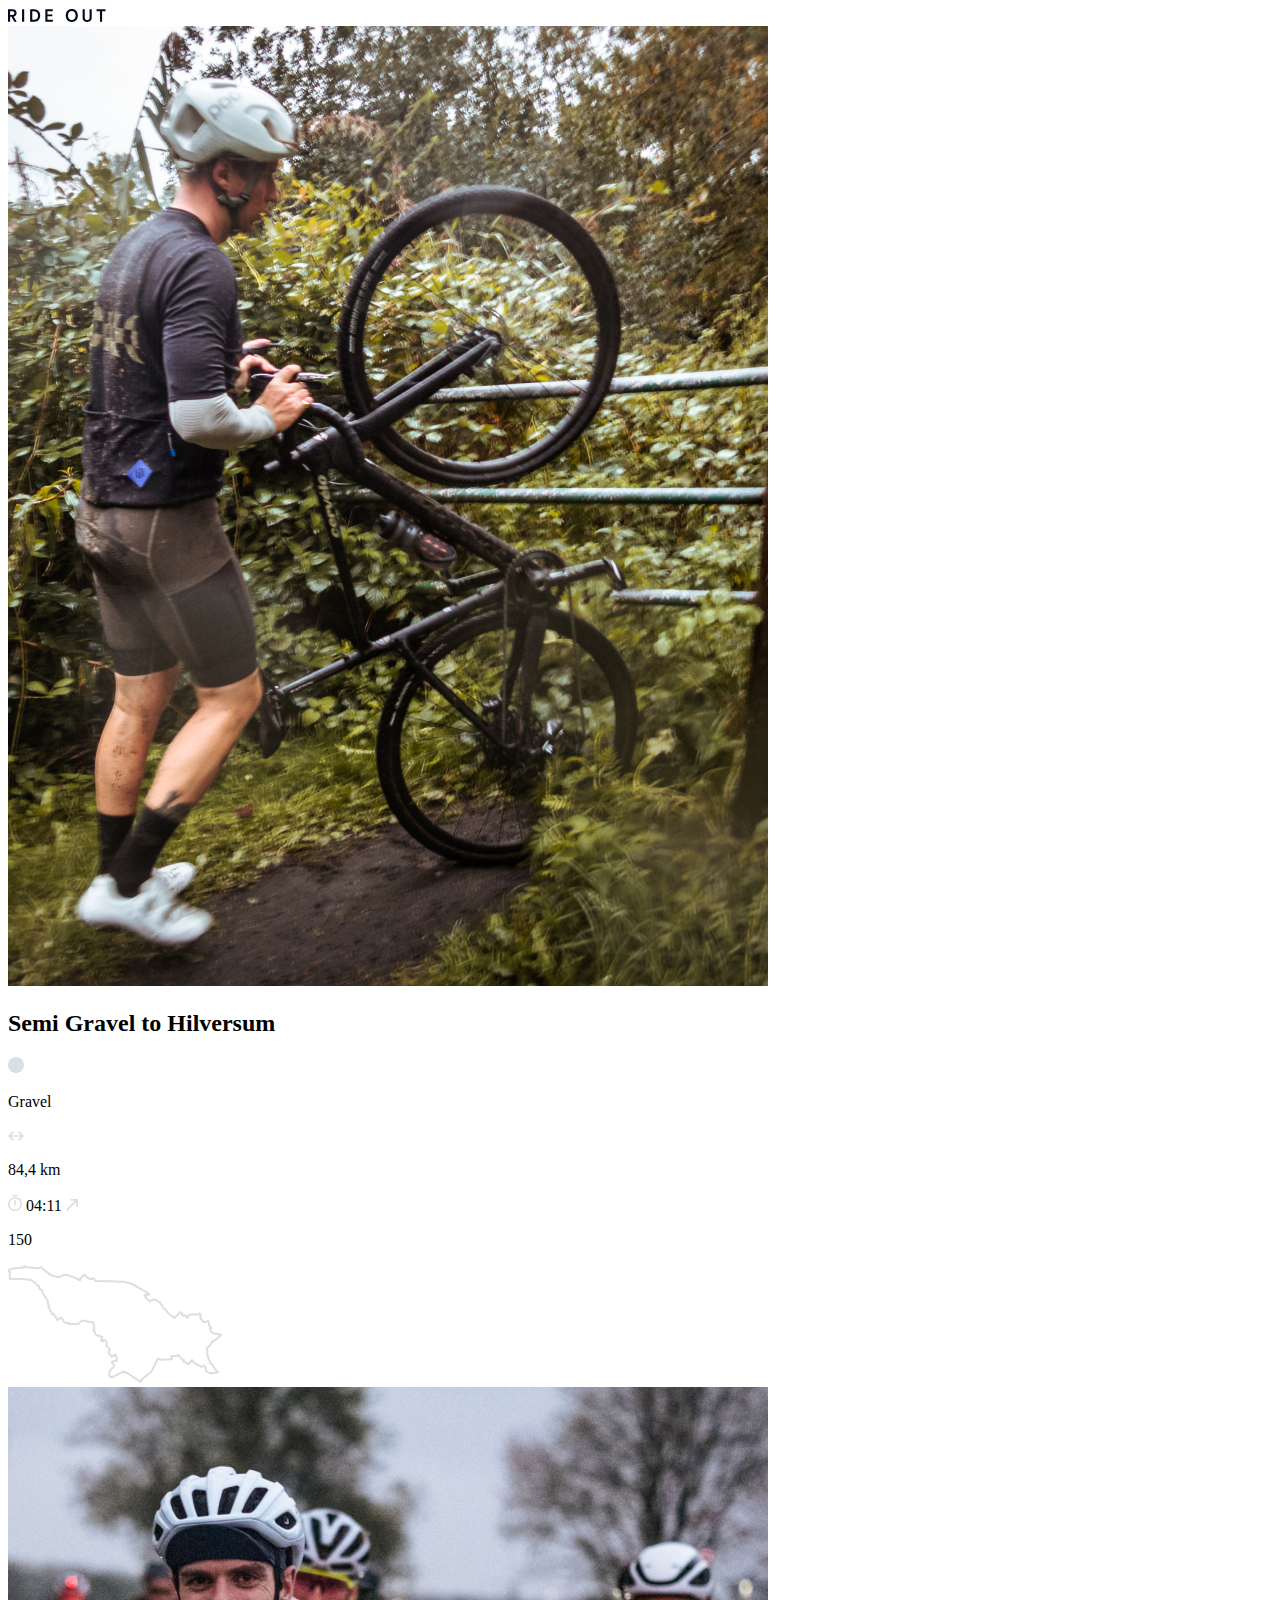
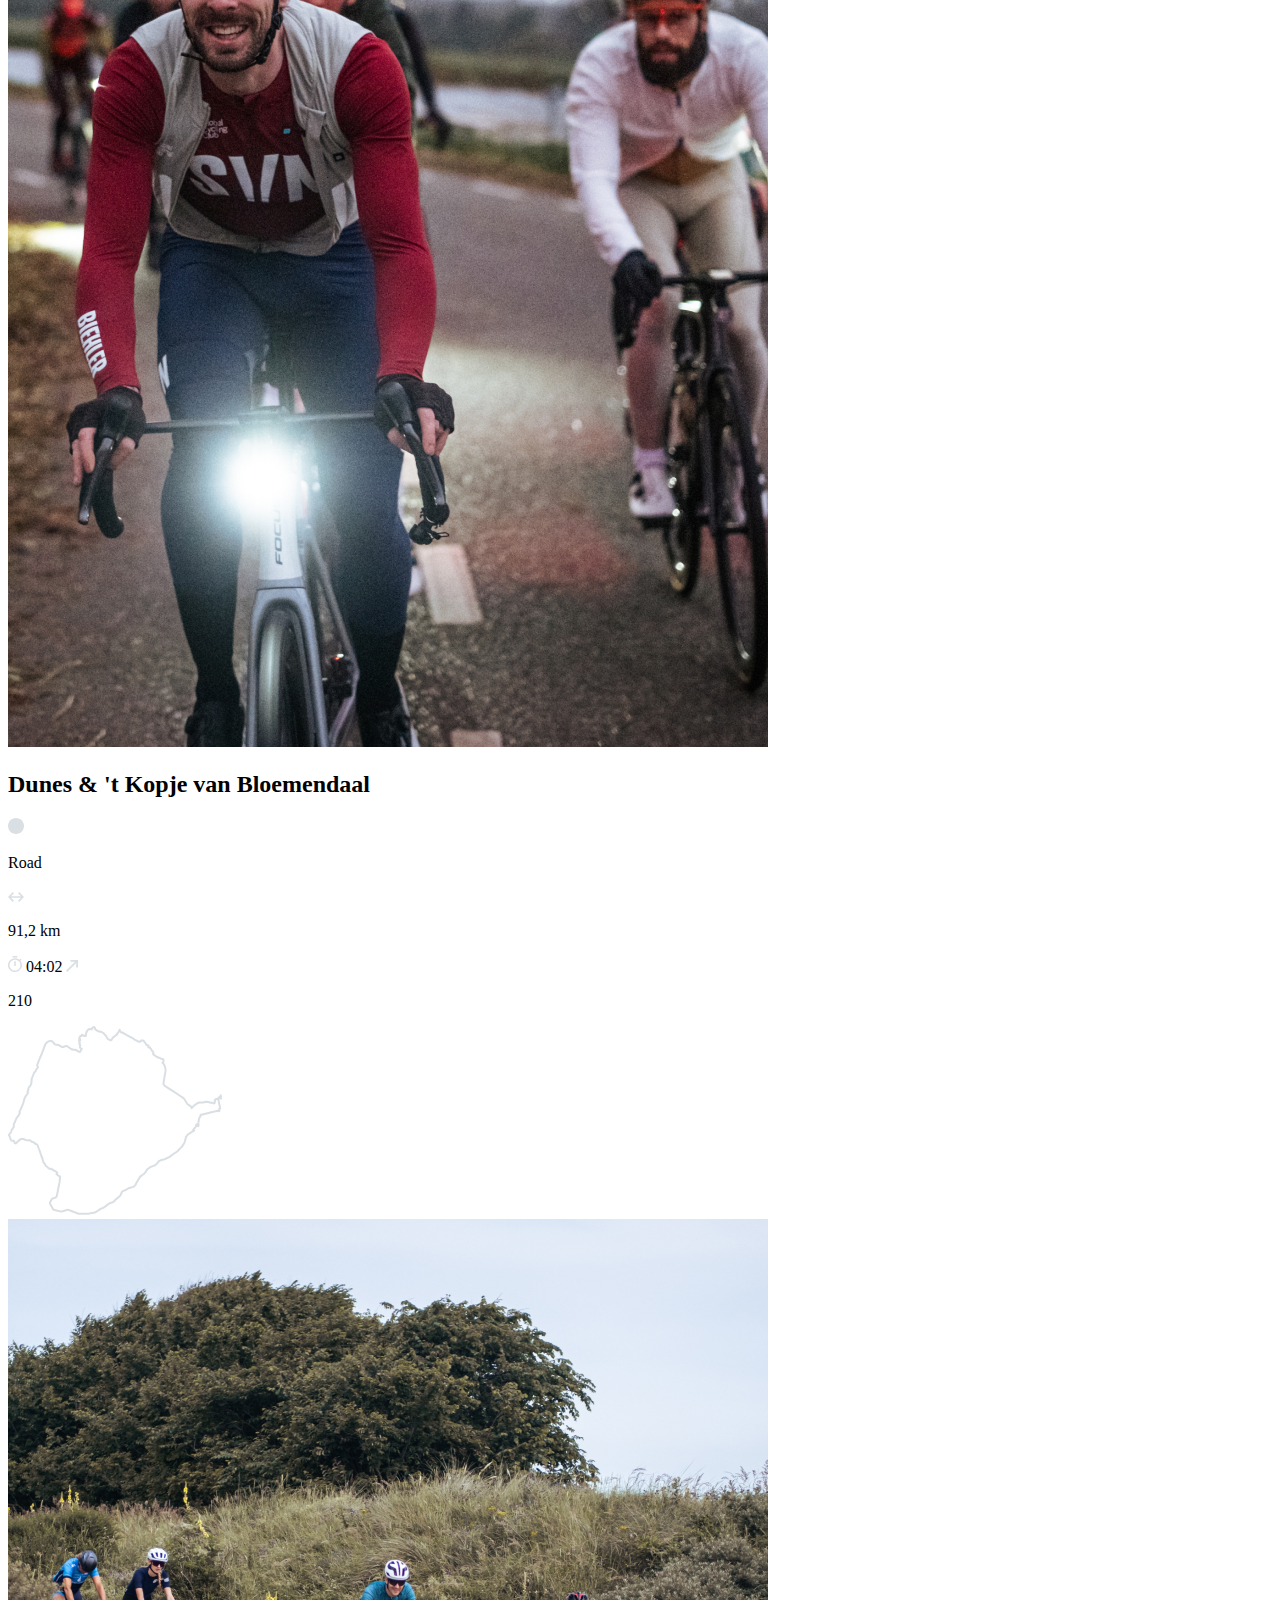
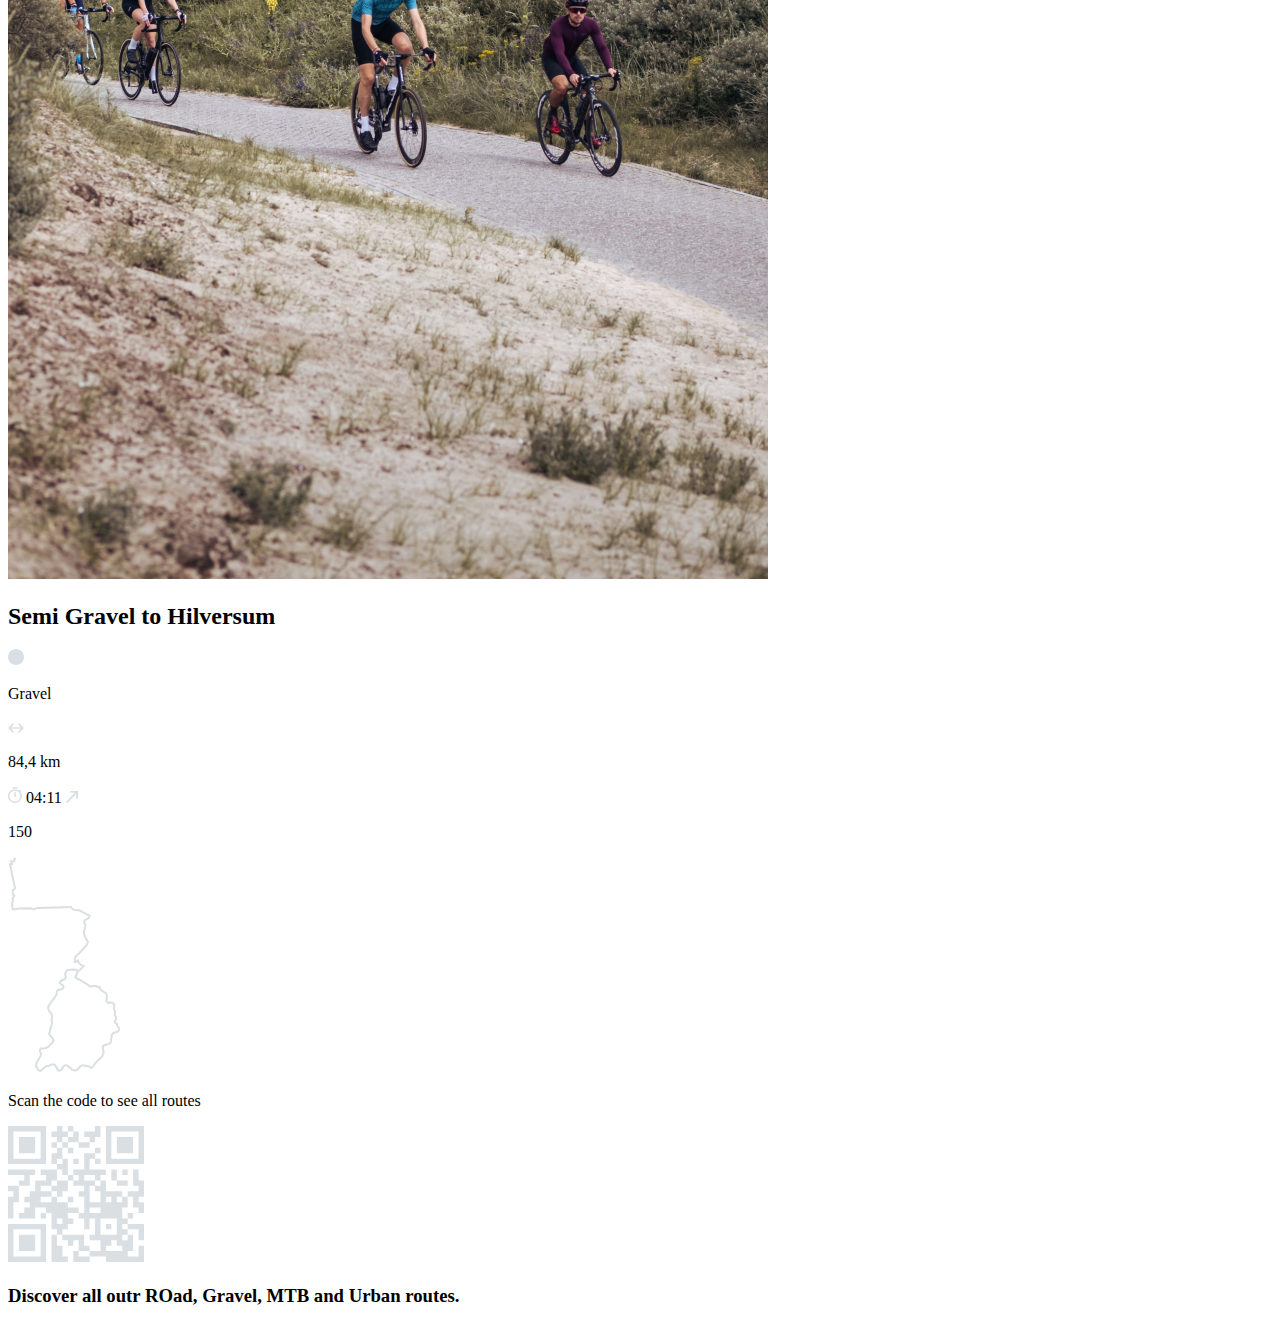
<file: mobilsite.html>
<!DOCTYPE html>
<html lang="en">

<head>
    <meta charset="UTF-8">
    <meta name="viewport" content="width=device-width, initial-scale=1.0">
    <title>Ride-out x Komoot</title>
</head>

<body>
    <header>
        <svg width="98" height="13" viewBox="0 0 98 13" fill="none" xmlns="http://www.w3.org/2000/svg">
            <path fill-rule="evenodd" clip-rule="evenodd"
                d="M63.8163 12.9737C67.4546 12.9737 69.8801 10.2679 69.8801 6.49551C69.8801 2.70574 67.3877 0 63.7996 0C60.2282 0 57.7525 2.74043 57.7525 6.49551C57.7525 10.2679 60.2115 12.9737 63.8163 12.9737ZM63.7996 11.0658C61.4076 11.0658 59.9606 9.0885 59.9606 6.46949C59.9606 3.81578 61.3908 1.89922 63.7829 1.89922C66.2084 1.89922 67.6554 3.79844 67.6554 6.46949C67.6554 9.10585 66.175 11.0658 63.7996 11.0658ZM0 0.242189L3.98957 0.242189C5.20233 0.242189 6.28126 0.346255 7.15111 0.961989C8.09622 1.60373 8.58133 2.63573 8.58133 3.91055C8.58133 6.14798 7.20129 7.21467 5.70416 7.59625L8.71515 12.7302H6.2729L3.4961 7.87375L2.13279 7.87375L2.13279 12.7302H0L0 0.242189ZM2.13279 5.98321L3.88083 5.98321C5.44488 5.98321 6.44018 5.44553 6.44018 4.0493C6.44018 2.63573 5.44488 2.15008 3.88083 2.15008H2.13279L2.13279 5.98321ZM14.0519 0.242189L16.193 0.242189L16.193 12.7302H14.0519L14.0519 0.242189ZM24.7653 0.242189L22.139 0.242189L22.139 12.7302H24.8824C27.0904 12.7302 28.7047 12.6261 30.1182 11.438C31.4146 10.3367 32.2259 8.59355 32.2259 6.51222C32.2259 4.22274 31.2807 2.25415 29.7334 1.22215C28.3534 0.294222 26.4799 0.242189 24.7653 0.242189ZM25.4595 10.805H24.2885V2.21946C24.7402 2.20212 25.1667 2.20212 25.6853 2.20212C28.3952 2.20212 30.0262 3.66772 30.0262 6.51222C30.0262 9.72094 28.3367 10.805 25.4595 10.805ZM37.3448 0.242189L44.7385 0.242189V2.21079L39.4693 2.21079V5.38482L44.337 5.38482V7.34475L39.4693 7.34475V10.7876H44.8556V12.7302L37.3448 12.7302V0.242189ZM75.433 11.3088C74.7722 10.3982 74.6217 9.34889 74.6217 7.90063V0.234376L76.7628 0.234376V7.77922C76.7628 8.68981 76.7963 9.33156 77.0639 9.87791C77.4152 10.5804 78.2432 11.0573 79.1716 11.0573C80.1 11.0573 80.9197 10.5804 81.2793 9.87791C81.5469 9.34022 81.5804 8.68981 81.5804 7.77922V0.234376L83.7215 0.234376V7.90063C83.7215 9.34889 83.571 10.3982 82.9103 11.3088C82.1993 12.3755 80.6687 12.9999 79.1716 12.9999C77.641 13.0086 76.1606 12.3582 75.433 11.3088ZM88.5736 2.21165L91.9609 2.21165V12.7224L94.1021 12.7224V2.21165L97.4978 2.21165V0.234376L88.5736 0.234376V2.21165Z"
                fill="#050A1A" />
        </svg>
    </header>

    <!-- 1e article -->

    <article>
        <a href="#"><img src="assets/img.jpg" alt="man-met-fiets"></a>
        <h2>Semi Gravel to Hilversum</h2>

        <svg width="16" height="16" viewBox="0 0 16 16" fill="none" xmlns="http://www.w3.org/2000/svg">
            <path
                d="M0 8C0 3.58172 3.58172 0 8 0C12.4183 0 16 3.58172 16 8C16 12.4183 12.4183 16 8 16C3.58172 16 0 12.4183 0 8Z"
                fill="#DADFE3" />
        </svg>

        <p>Gravel</p>

        <svg width="16" height="10" viewBox="0 0 16 10" fill="none" xmlns="http://www.w3.org/2000/svg">
            <path fill-rule="evenodd" clip-rule="evenodd"
                d="M12.936 5.83333L10.072 8.825L11.2 10L16 5L11.2 0L10.072 1.175L12.936 4.16667H3.064L5.928 1.175L4.8 0L0 5L4.8 10L5.928 8.825L3.064 5.83333H12.936Z"
                fill="#DADFE3" />
        </svg>


        <p>84,4 km</p>

        <svg width="14" height="16" viewBox="0 0 14 16" fill="none" xmlns="http://www.w3.org/2000/svg">
            <path fill-rule="evenodd" clip-rule="evenodd"
                d="M9.33392 0H4.66696V1.52381H9.33392V0ZM6.22261 9.90476H7.77827V5.33333H6.22261V9.90476ZM12.4686 4.86857L13.5731 3.78667C13.2386 3.39809 12.873 3.03238 12.4763 2.71238L11.3718 3.79429C10.133 2.81777 8.59058 2.28548 7.00044 2.28571C5.14381 2.28571 3.36322 3.00816 2.05038 4.29412C0.737544 5.58009 0 7.32423 0 9.14286C0 12.9295 3.12686 16 7.00044 16C8.31832 16.0007 9.6096 15.6367 10.7256 14.9501C11.8415 14.2634 12.7368 13.2819 13.3082 12.1187C13.8796 10.9554 14.104 9.65772 13.9554 8.37505C13.8069 7.09237 13.2915 5.87688 12.4686 4.86857ZM7.00044 14.4762C3.99025 14.4762 1.55565 12.0914 1.55565 9.14286C1.55565 6.19429 3.99025 3.80952 7.00044 3.80952C10.0106 3.80952 12.4452 6.19429 12.4452 9.14286C12.4452 12.0914 10.0106 14.4762 7.00044 14.4762Z"
                fill="#DADFE3" />
        </svg>

        <time>04:11</time>

        <svg width="12" height="12" viewBox="0 0 12 12" fill="none" xmlns="http://www.w3.org/2000/svg">
            <path fill-rule="evenodd" clip-rule="evenodd"
                d="M1.26297 12L10.2127 3.05024L10.219 7.57871H12V0H4.42129V1.78102L8.94976 1.78727L0 10.737L1.26297 12Z"
                fill="#DADFE3" />
        </svg>

        <p>150</p>
        <svg width="214" height="118" viewBox="0 0 214 118" fill="none" xmlns="http://www.w3.org/2000/svg">
            <path
                d="M1.06805 6.43233L1.21405 7.07483L1.37442 7.01225L1.5977 6.95788L1.65857 6.94386L1.75123 6.93737L1.7885 7.0779L1.84937 7.34154L1.85826 7.37983L1.90544 7.95599L1.88937 8.1338L1.88424 8.17894L1.85997 8.1974L1.85279 8.28186V8.40154V8.44735L1.76149 9.30219L1.73824 9.86468L1.7526 10.1649L1.71977 10.4097L1.73174 10.843L1.72422 11.6212L1.72251 11.9197L1.72217 12.0254L1.72627 12.0927L1.72559 12.1519V12.2015L1.7249 12.2172L1.73243 13.6335L1.73345 13.9843L1.84629 13.9871L1.9964 14.0059L2.11676 14.0182L2.62283 13.9956L2.77054 13.9918L3.09914 13.9898L3.17779 13.9956L3.22361 14.0011L3.2855 14.0069L3.58948 14.0253L3.63803 14.0284L4.17111 14.0462H4.21761L4.25215 14.0507L4.33626 14.0517L4.39986 14.0527L4.47475 14.0479L4.54587 14.0329L6.06885 14.0247L6.14613 14.0253L6.29932 14.076L6.34548 14.0684L6.61253 14.0749L6.66861 14.0742L7.52789 14.0835L7.72553 14.0889L7.82572 14.09L8.14987 14.0872H8.19569L8.22031 14.1125L8.29485 14.1115L8.4942 14.1105L8.57763 14.1023L8.83067 14.0927H8.92196L9.03856 14.0534L9.21432 14.0565L9.25569 14.0329L9.4017 14.0161L10.5848 14.0182L10.7876 14.0394L10.8361 14.0582L10.9879 14.0571L11.2629 14.0544L11.3624 14.0151L12.3215 14.0086L12.3885 14.0695L13.3627 14.0732L13.814 14.077L13.9306 14.091L14.0349 14.0965L14.1392 14.0807L14.236 14.0677L14.2862 14.0424L14.872 14.0031L15.325 14.0086L15.6499 14.0414L15.9826 14.106L16.7458 14.2979L17.1913 14.3669L17.311 14.3864L17.3849 14.3933L17.9679 14.4288H18.9838L19.2426 14.4569L19.3083 14.4688L19.3828 14.4829L20.1357 14.4849L20.1775 14.4736L20.4216 14.4651L20.5573 14.4661L20.6391 14.4634H20.8087L20.8511 14.4623L21.5555 14.4839L21.7312 14.5389L21.9497 14.6795L22.0167 14.7485L22.2475 15.1517L22.5522 14.9732L22.8145 14.9171L22.9967 14.9209L23.1502 14.9571L23.3694 15.059L24.0841 15.5866L24.3607 15.7682L24.3737 15.7785L26.2595 17.2819L26.2755 17.3004L26.4886 17.524L28.257 19.0583L28.3066 19.1116L28.3169 19.1742L28.269 19.2754L28.6441 19.5336L29.8843 20.3146L30.8664 21.0836L30.918 21.1379L30.9272 21.2156L30.9258 21.6768L30.9522 21.9275L31.0083 22.134L31.0944 22.4428L31.3211 23.0555L31.5892 23.7732L31.6508 23.8864L32.271 24.4335L32.5398 24.5973L32.9272 24.8179L33.0383 24.8582L33.6925 24.7936L33.7978 24.8059L33.9311 24.8927L34.2136 25.9322L34.6447 27.313L34.8817 27.9247L35.3789 29.0332L35.9646 30.1127L37.517 32.56L39.0143 34.7959L39.9003 36.2382L40.0456 36.5459L40.1174 36.7818L40.1489 36.9856L40.1455 37.1682L40.1229 37.3665L39.875 38.1492L39.8476 38.3616L39.8815 38.6854L39.9393 38.8584L40.1225 39.2038L40.6693 39.9266L40.7408 39.9793L40.9815 40.1485L41.2821 40.3711V40.4994L40.1998 41.4554L40.4368 41.8671L40.5199 42.0165L40.5859 42.1345L40.6498 42.2477L40.7914 42.5011L40.9152 42.723L41.1675 43.1736L41.1983 43.2301L41.3669 43.5313L42.0001 44.6641L42.1348 44.9052L42.2648 45.1353L42.5178 45.5976L42.5647 45.6828L42.6375 45.8137L42.752 46.0131L42.7674 46.0391L42.9924 46.447L43.0711 46.5807L43.1576 46.738L43.1764 46.7735L43.2318 46.8765L43.4345 47.2386L43.691 47.6957L44.5253 49.1825L45.1182 48.8306L45.3596 48.6836L45.5063 48.5882L45.5819 48.5865L45.6472 48.5984L45.7224 48.6566L46.1317 49.3637L46.1922 49.5162L46.2931 49.8718L46.4049 50.1392L46.698 50.5742L46.9459 50.8398L46.9862 50.9065L47.1127 51.1178L47.4386 51.6913L47.8123 52.3563L48.8368 54.1693L48.9438 54.3573L49.1271 54.6791L49.245 54.8839L49.4088 54.7906L50.2261 54.3283L51.4228 53.6567L52.5998 52.9954L52.8603 52.9421L53.0679 52.8521L53.4225 52.636L53.4837 52.7147L53.5507 52.8008L53.643 52.9185L53.6413 52.9944L53.841 53.3609L54.0202 53.6864L54.1641 53.9419L54.2626 54.0383L54.4131 54.1364L54.5238 54.2852L55.7456 56.4695L55.8865 56.6784L55.9952 56.7905L56.1433 56.901L56.8309 57.3284L57.6799 57.856L57.9589 57.9552L58.3221 57.9784L59.5732 57.9449L59.7695 57.9244L59.9729 57.8663L60.2906 57.684L60.6445 57.4864L60.8497 57.8888L61.1605 59.0918L61.1673 59.1188L61.1755 59.1499L61.2299 59.3622L61.2706 59.4005L61.6238 59.3434L61.7493 59.3694L61.8867 59.3629L62.0191 59.3198L62.0721 59.3068L62.1685 59.2938L62.269 59.2891L62.4325 59.2357L62.9043 59.0832L63.1796 59.0261L63.4689 58.9608L63.5886 58.9215L63.8262 58.8439L64.137 58.8008L64.5111 58.8401L64.9703 58.9355L65.0739 58.9663L65.2497 59.0189L65.3369 59.0487L65.6706 59.1489L65.7776 59.1807L65.9106 59.2179L66.1035 59.2771L66.2656 59.2949L66.904 59.2778L67.2117 59.2675L68.1907 58.9027L69.647 58.8822L69.6955 58.8924L69.7335 58.9328L69.7557 58.9656L69.8032 59.0412L69.8398 59.0757L71.2766 58.0075L72.9155 56.768L73.7109 56.173L73.8914 55.7661L73.9058 55.7025L73.9331 55.5845L73.9482 55.5267L73.9636 55.4631L75.612 55.7613L78.3568 56.2284L79.3754 56.4031L79.5009 56.4247L79.6359 56.4414L79.6807 56.452L80.4504 56.5696L80.5735 56.6148L80.6788 56.6709L80.8207 56.7092L82.4716 56.887L84.5738 57.233L84.6884 57.3236L84.753 57.3441L85.0679 57.3705L85.1842 57.3619L85.3869 57.7045L85.4625 57.8916L85.4991 58.0694L85.4454 58.3463L85.4304 58.5361L85.4447 58.7054L85.509 58.943L85.6417 59.8474L85.6926 60.4602L85.6981 60.5081L85.8113 60.9533L85.9012 61.1564L86.1047 61.4043L86.1532 61.4932L86.2305 61.9066L86.3392 62.322L86.3334 62.3976L86.3037 62.4595L85.9638 62.8794L85.8807 63.0011L85.8725 63.0592V63.117L86.0352 63.3143L86.0616 63.406L86.1823 64.3398L86.1778 64.5979L86.0701 64.8804L85.9929 64.9778L85.6383 65.3229L85.6711 65.3464L85.8072 65.4456L85.8475 65.4754L85.7969 65.9561L85.8715 65.9872L86.4148 66.468L86.5622 66.6335L86.7294 66.9019L86.8289 67.1136L87.2225 68.3661L87.6947 69.2931L87.9627 69.6736L88.2937 69.9496L89.5497 70.7535L89.5832 70.7747L89.6755 70.7832L89.7818 70.7357L90.0615 70.4707L90.1891 70.3968L90.409 70.4485L90.7899 70.5822L91.5893 70.9039L91.6642 70.9292L92.5016 71.1686L92.9711 71.3577L93.246 71.4616L93.6525 71.6066L93.7934 71.6326L94.122 71.5933L94.1364 71.7198L94.0372 72.3465L93.7531 74.3062L93.1834 74.3558L93.0637 74.3735L93.0118 74.4177L93.0049 74.5103L93.0466 74.5643L93.1 74.5784L93.4412 74.539L93.51 74.5578L93.5431 74.6095L93.314 75.9208L93.3133 75.9694L93.3489 76.0265L93.4193 76.0436L94.5642 76.2275L94.599 76.2333L94.6773 76.2381L94.7485 76.1827L94.8521 75.6551L94.8886 75.6045L94.9283 75.5898L94.9994 75.599L95.0278 75.6291L95.0432 75.7283L94.8384 76.0576L94.8206 76.1352L94.8333 76.1752L94.9054 76.221L94.9922 76.1923L95.0241 76.1277L95.1023 75.6449L95.0972 75.6066L95.789 75.2783L97.008 74.8256L97.46 75.6114L97.7089 76.0049L97.9356 76.5028L98.2386 77.0068L98.6698 77.8032L98.9208 78.3099L98.9556 78.526L98.9396 78.7059L98.8544 78.9835L98.6882 79.2978L98.3429 79.73L98.2639 79.8609L98.2403 79.9546L98.2112 80.1362L98.2181 80.3458L98.2656 80.6186L98.3812 80.8348L98.678 81.2745L99.0302 81.6739L99.1235 81.7621L99.5759 82.0705L99.9811 82.2999L100.335 82.6104L100.529 82.819L100.634 82.9828L100.842 83.3073L100.996 83.6048L101.456 84.3793L101.663 84.5608L101.682 84.6655L101.567 85.2673L101.571 85.6283L101.517 85.8031L101.03 86.5328L100.781 86.7208L100.631 86.8819L100.577 86.9988L100.568 87.2727L100.669 87.3784L100.792 87.4591L100.889 87.6133L100.986 88.038L101.161 88.5245L101.27 88.7444L101.55 89.2587L101.684 89.4457L102.354 90.1354L102.724 90.5974L102.879 90.82L103.193 91.2758L103.402 91.4358L103.51 91.4898L103.636 91.5124L103.834 91.5086L103.953 91.4881L104.102 91.43L104.644 91.0743L104.681 91.0511L105.703 90.1915L105.778 90.1614L105.855 90.1607L106.184 90.253L106.275 90.2496L106.369 90.2072L107.309 89.59L107.398 89.5562L107.456 89.5627L107.545 89.6311L107.705 89.8454L107.759 89.9549L107.96 90.7806L108.045 91.4235L108.206 91.764L108.315 92.4701L108.437 92.9464L108.67 93.5954L108.79 93.8088L108.84 93.95L108.877 94.1812L108.893 94.678L108.868 95.1082L108.812 95.3356L108.68 95.6778L108.565 95.7705L108.085 95.9148L107.81 95.9746L107.566 95.9999L107.21 95.9326L107.029 95.9315L106.61 96.0232L105.767 96.1494L105.438 96.2307L105.386 96.2485L105.129 96.3374L105.079 96.3627L104.506 96.6154L104.218 96.809L104.035 96.9755L103.943 97.1399L103.916 97.2282L103.89 97.445L103.895 97.6108L103.952 97.8054L104.214 98.1606L104.393 98.3207L105.054 98.8137L105.485 99.2682L105.906 99.7547L106.112 100.131L106.154 100.34L106.146 100.397L105.864 100.966L105.646 101.434L105.548 101.828L104.782 102.613L104.033 103.448L103.523 103.881L103.063 104.363L102.863 104.633L102.808 104.722L102.307 105.551L102.06 106.209L101.957 106.4L101.685 106.62L101.592 106.731L101.437 107.01L101.426 107.034L101.322 107.263L101.217 107.571L101.172 108.007L101.126 108.807L101.101 108.943L101.009 109.224L100.981 109.439L100.983 109.633L101.048 109.979L101.037 110.064L101.103 110.097L101.319 110.331L101.637 110.572L101.727 110.624L101.935 110.747L101.98 110.802L102.026 110.886L102.106 111.138L102.135 111.416L102.136 111.486L102.128 111.917L102.074 112.004L102.142 112.123L102.197 112.45L102.238 112.444L102.313 112.436L102.432 112.421L102.465 112.417L102.492 112.414L102.533 112.409L102.728 112.365L102.773 112.345L102.728 112.365L102.533 112.409L102.492 112.414L102.465 112.417L102.432 112.421L102.313 112.436L102.238 112.444L102.197 112.45L102.142 112.123L102.074 112.004L102.128 111.917L102.136 111.486L102.135 111.416L102.106 111.138L102.026 110.886L101.98 110.802L101.935 110.747L101.727 110.624L101.637 110.572L101.319 110.331L101.103 110.097L101.037 110.064L101.048 109.979L100.983 109.633L100.981 109.439L101.009 109.224L101.101 108.943L101.126 108.807L101.172 108.007L101.217 107.571L101.322 107.263L101.426 107.034L101.437 107.01L101.592 106.731L101.685 106.62L101.957 106.4L102.06 106.209L102.307 105.551L102.757 104.806L102.307 105.551L102.06 106.209L101.957 106.4L101.685 106.62L101.592 106.731L101.437 107.01L101.426 107.034L101.322 107.263L101.217 107.571L101.172 108.007L101.126 108.807L101.101 108.943L101.009 109.224L100.981 109.439L100.983 109.633L101.048 109.979L101.037 110.064L101.103 110.097L101.319 110.331L101.637 110.572L101.727 110.624L101.935 110.747L101.98 110.802L102.026 110.886L102.106 111.138L102.135 111.416L102.136 111.486L102.128 111.917L102.074 112.004L102.142 112.123L102.197 112.45L102.238 112.444L102.313 112.436L102.432 112.421L102.465 112.417L102.492 112.414L102.533 112.409L102.728 112.365L103.167 112.18L103.265 112.125L103.646 111.956L103.695 111.937L103.984 111.836L104.383 111.695L104.575 111.649L104.677 111.659L104.771 111.69L104.85 111.771L104.918 112.007L105.405 111.895L105.855 111.835L105.954 111.792L106.02 111.736L106.144 111.56L106.394 111.227L106.758 110.996L107.42 110.64L108.719 109.975L109.17 109.739L112.192 108.142L112.389 108.035L112.616 107.913L115.201 106.555L115.461 106.446L115.548 106.45L116.299 106.592L116.368 106.583L116.392 106.633L116.64 107.182L116.635 107.261L116.561 107.327L116.572 107.412L116.585 107.446L116.61 107.518L116.628 107.573L116.66 107.695L117.54 107.617L118.129 107.654L118.536 107.738L118.909 107.863L119.618 108.216L119.671 108.251L120.074 108.523L123.757 110.95L124 111.211L126.409 112.797L126.58 112.913L127.152 113.286L127.916 113.784L131.055 115.833L131.382 116.046L131.548 116.154L131.749 116.308L132.039 116.602L132.247 116.815L132.316 116.842L132.448 116.801L132.516 116.863L132.582 116.886L132.681 116.736L132.713 116.688L132.756 116.625L132.79 116.563L132.731 116.363L132.744 116.342L132.818 116.224L132.909 116.082L133.408 115.26L133.659 114.738L133.742 114.553L133.836 114.37L134.049 114.188L134.202 114.076L134.468 113.885L134.74 113.673L135.105 113.348L135.163 113.294L135.461 113.054L135.674 112.883L135.722 112.843L135.862 112.718L135.895 112.688L136.016 112.583L136.181 112.436L136.307 112.33L136.317 112.343L136.337 112.368L136.317 112.343L136.307 112.33L136.472 112.198L136.747 111.98L137.046 111.745L137.504 111.386L137.618 111.299L137.71 111.224L138.161 110.844L138.642 110.516L138.697 110.474L138.836 110.367L139.217 110.031L139.833 109.511L140.004 109.369L140.06 109.323L141.959 107.741L142.442 107.304L143.125 106.639L143.298 106.465L143.465 106.25L144.074 105.416L144.281 105.087L144.469 104.74L144.871 103.858L145.294 103.05L145.573 102.452L145.864 101.847L146.053 101.372L146.088 101.333L146.144 101.316L146.169 101.156L146.258 100.975L146.534 100.412L146.551 100.375L147.008 99.4001L147.124 99.2131L147.365 98.8493L147.63 98.3196L147.786 97.9903L147.821 97.9175L148.198 97.1177L148.328 96.8568L148.993 95.4422L149.591 94.1617L149.811 93.6573L150.272 93.8351L150.732 94.0259L151.195 94.2092L152.374 94.6845L152.604 94.7358L152.627 94.7389L152.766 94.7379L152.901 94.7341V94.6753L156.722 94.6004L157.186 94.546L157.762 94.5235L158.241 94.533L162.353 94.374L163.476 94.3504L163.682 94.3439L163.673 94.081L163.619 92.0519L163.626 91.1109V91.0932L164.751 91.0241L164.789 91.0231L166.256 90.9772L166.324 90.968L166.43 90.9509L166.733 90.9325L167.03 90.9427L167.747 91.0764L168.176 91.1082L168.264 91.1157L168.583 91.0661L168.784 90.9482L169.502 90.4366L169.739 90.2886L169.839 90.1894L170.049 89.8714L170.068 89.8369L170.323 90.108L170.785 90.5132L170.83 90.5591L170.958 90.678L171.588 91.3954L171.761 91.577L171.959 91.7846L172.904 92.7779L173.902 94.0109L174.463 94.6931L174.524 94.7724L174.554 94.8015L174.915 94.851L175.531 94.8172V94.8322L175.638 94.8305L175.782 94.8315L175.8 95.1889L175.914 95.4901L175.863 97.2487L175.952 97.2692L175.996 97.2935L176.13 97.3065L176.236 97.3468L176.704 97.3656L177.246 97.4292L177.624 97.5226L177.76 97.5581L178.147 97.6658L178.798 97.9391L179.11 98.1206L179.582 98.4161L179.801 98.5993L179.88 98.6257L180.249 98.9361L180.33 99.0876L180.391 99.0428L180.497 99.025L180.592 98.9502L180.52 98.9129L180.592 98.9502L180.694 98.9922L180.699 98.9426L180.973 98.6397L181.13 98.4937L181.322 98.3843L181.54 98.2598L181.866 98.0888L181.927 98.0184L181.951 97.9726L181.999 97.6826L182.024 97.5003L182.013 97.448L181.946 97.4002L181.966 97.3489L182.284 96.9912L182.354 96.9146L182.434 96.996L182.581 96.8418L182.646 96.7754L182.677 96.6585L182.84 96.4711L183.861 95.3338L184.052 95.4121L184.192 95.3862L184.428 95.3421L184.486 95.3308L184.534 95.3243L184.863 96.068L185.342 97.0278L185.492 97.2702L185.724 97.5154L186.549 97.9838L187.12 98.4694L187.267 98.5648L187.701 98.7669L187.783 98.8089L188.336 99.1215L188.66 99.4254L188.744 99.4805L189.119 99.6593L189.82 99.9277L190.355 100.097L190.952 100.285L191.257 100.421L191.313 100.492L191.318 100.576L191.371 100.589L191.338 100.646L191.638 100.717L191.848 100.815L192.182 100.818L192.327 100.852L192.434 100.954L192.504 101.098L192.594 101.172L192.781 101.279L192.93 101.429L192.965 101.485L192.983 101.602L193.052 101.698L193.14 101.756L193.257 101.873L193.331 101.894L193.709 101.808L194.267 101.556L194.627 101.335L194.847 101.164L195.41 100.719L195.767 100.357L196.579 101.278L196.828 101.589L197.241 102.103L197.359 102.211L197.503 102.301L197.528 102.363L197.632 102.586L197.674 102.67L197.755 102.777L197.719 102.823L197.766 102.865L197.801 103.046L197.892 103.268L197.892 103.385L197.84 103.658L197.827 103.937L197.809 104.722L197.833 105.1L197.953 105.961L197.954 106.18L197.961 106.296L198.279 106.541L198.302 106.582H198.719L198.903 106.646L199.682 107.079L200.222 107.351L200.636 107.558L201.525 107.966L201.611 107.989L201.959 107.99L202.404 108.075L202.973 108.211L203.088 108.35L203.25 108.644L203.278 108.707L203.711 108.551L203.92 108.478L204.043 108.434L205.451 107.945L206.207 107.782L206.884 107.696L207.249 107.694L208.042 107.654L208.566 107.507L208.761 107.48L209.156 107.509L209.434 107.577L209.584 107.464L209.771 107.24L209.969 106.98L209.949 106.804L209.936 106.74L209.917 106.665L209.438 106.475L209.309 106.424L208.964 106.204L208.753 105.991L207.584 104.569L207.107 103.84L206.684 103.125L206.345 102.82L206.105 102.474L206.055 102.435L205.741 102.132L205.492 101.854L205.14 101.241L205.001 100.799L204.84 100.392L204.667 100.065L204.406 99.7212L204.196 99.4836L203.868 99.0616L203.617 98.7005L203.481 98.6051L203.384 98.6031L203.246 98.6499L203.138 98.691L202.967 98.6732L202.911 98.6537L202.756 98.4985L202.594 98.4106L202.495 98.3244L202.38 98.1589L202.354 98.1045L202.367 97.9962L202.245 97.7202L202.126 97.5311L201.928 97.3667L201.904 97.316L201.914 97.2907L202.001 97.0774L202.005 96.9933L201.953 96.9604L201.86 96.9194L201.776 96.7987L201.771 96.7108L201.8 96.6257L201.98 96.4769L201.989 96.4431L201.774 96.1186L201.76 96.0981L201.595 95.8707L201.01 94.7108L200.77 93.9774L200.457 93.2833L199.9 92.027L199.845 91.8995L199.782 91.6666L199.731 91.0959L199.453 89.0781L199.396 88.7283L199.394 88.6254L199.355 88.6798L199.264 88.2158L199.218 87.5011L199.281 86.1932L199.383 85.7631L199.41 85.4711L199.427 85.2755L199.368 85.1428L199.442 85.0529L199.156 84.5215L198.768 83.9088L198.409 83.4177L198.48 83.3784L198.859 83.2728L199.127 83.2642L199.211 83.2334L199.448 82.8939L199.583 82.6067L199.802 82.5215L199.861 82.4439L199.888 82.368L199.958 82.2353L200.39 81.8171L200.743 81.3176L200.972 81.2389L201.106 81.1285L201.226 80.951L201.602 80.5404L201.959 80.222L202.203 79.9697L202.557 79.4954L202.662 79.3241L202.775 79.1986L202.932 78.9647L203.078 78.7059L203.168 78.4617L203.299 78.1352L203.593 77.772L203.678 77.6551L203.995 77.2222L204.448 76.7271L204.499 76.6823L204.609 76.6953L204.904 76.7404L204.93 76.7411L204.978 76.5777L204.982 75.9386L204.985 75.6271L205.791 75.5447L206.389 75.5194L207.024 75.4558L207.247 75.3576L207.329 75.2585L207.448 75.135L207.533 75.0602L211.228 71.8654L212.462 70.8L212.854 70.4632L212.97 70.3818L212.904 70.3397L212.978 70.2286L212.955 70.191L212.925 70.0734L212.987 69.8627L213 69.8152L212.965 69.7954L212.938 69.8364L212.281 69.5707L211.747 69.4025L211.048 69.2661L210.004 69.0575L208.194 68.6636L207.699 68.5623L207.168 68.5709L206.774 68.6082L206.635 68.5952L206.402 68.5644L205.915 68.4587L205.474 68.3138L205.229 68.2341L204.905 68.1059L204.868 68.0929L204.438 67.9554L204.493 67.8795L204.635 67.583L204.567 67.5523L204.457 67.4904L204.376 67.6354L204.308 67.7588L204.352 67.7906L204.308 67.7588L204.153 67.7048L203.945 67.595L203.814 67.6084L203.764 67.5841L203.749 67.5194L203.743 67.4117L203.092 66.1004L202.728 65.3519L202.534 64.9638L202.416 64.5043L202.278 64.1986L201.965 63.3714L202.511 63.2798L203.059 63.1892L203.206 63.0459L202.994 62.7542L202.482 62.0505L202.298 61.8953L202.229 61.8402L201.964 61.4566L201.827 61.3171L201.789 61.3434L201.731 61.2545L200.83 60.333L200.776 60.2872L200.742 60.2537L201.193 59.6987L201.422 59.3995L201.607 59.1656L201.58 59.1068L201.497 58.929L201.313 58.5269L200.533 56.8719L200.227 56.2366L200.141 56.0656L200.103 56.0263L200.072 55.9719L199.463 56.2506L199 56.4219L198.423 56.5744L196.762 56.928L196.494 56.9608L196.001 57.0853L195.997 57.086L195.811 57.1263L195.625 57.1667L195.382 56.8747L195.198 56.6671L194.315 55.6286L193.646 54.8364L193.424 54.5686L192.517 53.4649L192.523 53.4228L192.626 52.5762L192.56 52.3143L192.289 51.8061L192.232 51.5565L192.275 51.204L192.364 50.9626L192.427 50.6829L192.497 50.5051L192.628 50.3563L192.657 50.3153L192.67 50.2086L192.627 49.1298L192.572 49.0645L191.954 48.7127L191.833 48.6323L191.71 48.5133L191.619 48.4227L191.543 48.4217L191.3 48.4668L191.216 48.5068L190.561 49.1647L190.16 49.4331L189.811 49.4547L189.75 49.4526L189.568 49.4482L189.244 49.376L188.861 49.3965L186.458 49.534L184.542 49.5059L184.402 49.4406L184.213 49.1083L184.036 49.1982L183.677 49.3965L183.412 49.5453L183.303 49.6051L182.075 49.7829L181.598 49.8202L181.193 49.852L180.859 49.9381L180.62 50.2271L180.563 50.29L180.207 50.6856L180.142 50.8689L180.179 51.0559L180.432 51.9063L180.388 52.1235L180.269 52.2647L179.407 52.5239L179.311 52.6165L179.217 52.7109L179.083 52.7653L179.035 52.5604L179.054 51.799L179.009 51.7446L178.603 51.521L178.478 51.4498L178.246 51.3199L178.176 51.2779L178.081 51.2225H178.032L177.878 51.3038L177.753 51.3743L177.693 51.3815L177.408 51.045L177.117 50.7229L177.078 50.6743L176.905 50.4593L176.733 50.2517L176.498 49.9484L176.08 50.1806L175.597 50.4863L175.211 50.7783L175.096 50.8802L174.733 50.4856L174.622 50.3601L173.993 49.9176L173.938 49.7829L174.106 48.912L174.093 48.7434L174.029 48.6302L173.943 48.5133L173.761 48.3256L173.681 48.2664L173.502 48.1403L173.443 48.1085L173.309 48.0243L173.221 47.7874L173.173 47.7549L172.673 47.4441L172.424 47.2926L172.358 47.2628L172.171 47.1907L172.145 47.2516L172.119 47.3104L172.204 47.375L172.182 47.416L172.094 47.547L172.061 47.5884L171.862 47.7829L171.816 47.8277L171.762 47.8783L171.688 47.9494L171.261 48.3601L170.966 48.6453L170.74 48.8652L170.578 49.0214L170.254 49.3432L170.021 49.5716L169.642 49.9354L169.563 49.997L169.428 50.1861L169.377 50.2804L169.244 50.5321L169.225 50.5594L169.174 50.5574L169.109 50.5837L169.061 50.5854L168.948 50.5988L168.652 50.4432L168.578 50.5724L168.451 50.7325L167.502 51.8195L167.408 51.9586L167.298 52.1289L167.236 52.1956L167.154 52.1748L167.104 52.1946L166.957 52.2524L166.81 52.3235L166.82 52.4733L166.74 52.5734L166.601 52.8709L166.5 52.968L166.476 52.9178L165.915 52.5567L165.715 52.3132L165.578 52.1823L164.971 51.7053L164.773 51.5651L164.587 51.4341L164.241 51.2515L160.391 48.2654L160.218 48.0719L157.991 45.1805L157.286 44.4179L157.189 44.3431L156.988 44.2589L156.393 44.1112L156.232 44.0445L156.034 43.8924L155.751 43.4639L155.265 42.5469L154.845 41.8473L154.386 41.1887L153.959 40.5527L153.608 39.9622L153.48 39.7789L153.23 39.4199L152.339 38.4084L152.278 38.287L151.97 37.4637L151.915 37.37L151.857 37.3224L151.036 36.8099L150.238 36.431L149.775 36.2053L148.399 35.4206L146.998 34.6957L146.691 34.5863L146.405 34.5206L146.007 34.4823L145.619 34.4991L145.15 34.5907L144.672 34.7771L142.949 35.7294L141.771 36.4673L138.332 33.5105L137.462 32.7292L137.73 32.416L137.851 32.1455L137.841 32.0183L137.802 31.9202L137.404 31.4682L137.371 31.3991L137.348 31.2121L137.339 31.0531L137.316 30.865L137.242 30.7508L137.096 30.6609L136.709 30.6564L136.618 30.6208L136.51 30.5254L136.456 30.4129L136.449 30.2728L136.494 30.1531L136.621 30.0406L136.755 29.9948L136.944 30.0324L137.701 30.7169L137.8 30.7696L137.99 30.7836L138.125 30.7433L138.232 30.6834L138.295 30.6048L138.767 29.9052L138.845 29.7995L138.941 29.7144L139.17 29.6104L139.311 29.5937L139.904 29.701L140.152 29.7527L140.374 29.7684L140.566 29.7328L140.744 29.645L140.827 29.6368L141.052 29.4607L141.106 29.4552L141.173 29.3971L141.272 29.3362L141.282 29.2876L141.258 29.2617L141.23 29.2261L141.196 29.1905L141.13 29.1857L141.099 29.1642L140.878 28.9351L140.606 28.6899L139.964 28.2276L135.435 25.5151L132.064 23.4898L131.994 23.4812L131.838 23.5394L131.789 23.5571L131.714 23.5524L131.644 23.4549L131.552 23.3858L131.381 23.2737L131.016 22.9488L130.137 22.413L129.705 22.134L128.808 21.6074L127.538 20.8487L127.263 20.6579L127.04 20.5279L126.672 20.3118L125.566 19.6635L125.423 19.6618L125.23 19.7169L125.166 19.6851L125.06 19.7217L124.791 19.7767L124.684 19.7535L124.609 19.6765L124.572 19.628L124.52 19.5373L124.402 19.0648L124.368 18.9619L124.33 18.8648L124.256 18.8254H124.115L123.715 18.9721L123.611 18.9451L123.246 18.7598L123.168 18.7205L123.088 18.6784L122.929 18.5933L122.891 18.5738L122.578 18.4137L122.553 18.4062L122.148 18.2876L122.103 18.2753L121.611 18.1443L121.527 18.12L121.433 18.092L121.328 18.0581L121.274 18.0441L121.183 17.9956L120.966 17.9525L120.794 17.9432L118.933 17.5531L118.438 17.4351L118.217 17.3849L118.086 17.3538L117.326 17.1835L115.542 16.8067L115.35 16.7861L115.283 16.7684L115.149 16.7776H115.097L115.073 16.7766L114.595 16.7656L113.505 16.7786L110.972 16.7608L109.491 16.4904L108.587 16.3782L100.301 16.3266L99.8358 16.3201L98.5829 16.2425L98.5251 16.2182L98.4913 16.1583L98.4338 16.1611L98.3853 16.1573L98.3155 16.1529L98.2998 16.1994L98.2581 16.2134L94.9133 16.1358L94.4352 16.0629L93.0542 16.0835L92.8743 16.0862L90.3621 16.1303L88.7629 16.1443L88.4271 16.1071L87.524 15.9357L87.2649 15.8338L87.0053 15.6335L86.8822 15.454L86.846 15.3004L86.3628 14.077L86.3509 13.9255L86.3604 13.8694L86.3902 13.7224L86.4063 13.6448L85.5873 13.4793L85.2509 13.4567L84.9889 13.4622L84.6552 13.5063L84.2962 13.5942L83.9098 13.7289L83.5942 13.8657L83.1692 14.0469L82.94 14.1136L82.6932 14.1454L82.4627 14.1396L82.1368 14.0677L81.2834 13.6711L80.4733 13.2126L79.955 12.8682L79.56 12.6015L79.2232 12.3071L78.831 11.8814L78.2029 11.0498L78.0476 10.8768L77.8815 10.7287L77.5429 10.4802L77.305 10.3342L76.4546 9.88588L76.3807 9.86536L76.3893 9.82433L76.4012 9.75218L76.4173 9.65883L76.3157 9.65199L76.1858 9.69439L76.0142 9.66533L75.9796 9.68208L75.4558 10.1358L75.4267 10.1622L75.41 10.2275L75.5221 10.8122L75.5423 11.0218L75.5074 11.1021L75.4352 11.1863L75.2954 11.3371L75.1029 11.5456H75.0796L74.7428 11.2444L74.6741 11.2687L74.5626 11.4164L74.2802 11.7747L74.0555 12.0134L73.9694 12.0992L73.9218 12.1488L73.8203 12.2517L73.6657 12.408L73.131 12.7869L72.4471 13.1161L72.2535 13.2724L72.1448 13.4232L72.1092 13.5333L72.1769 14.1067L72.0641 14.5017L72.0463 14.6477L72.0491 14.7383L72.0566 14.8908L72.0631 14.9517L72.0607 15.1059L72.0785 15.3397L71.9981 15.3493L71.9749 15.3575L71.8942 15.3651L71.6822 15.3052L71.5413 15.2303L71.3488 15.1657L71.0551 15.0563L70.7121 14.7971L70.5551 14.6692L70.3862 14.5287L70.203 14.4408L69.9985 14.3444L69.8449 14.2715L69.5519 14.1331L69.4534 14.0862L69.3362 14.0322L69.0458 13.8944L68.7873 13.772L68.627 13.6971L68.43 13.6044L68.2467 13.5176L68.0453 13.4222L67.7629 13.2902L67.582 13.204L67.4217 13.1226L67.2715 13.0413L66.9115 12.871L66.8045 12.8224L66.734 12.7879L66.6773 12.7626L66.6608 12.7551L66.5822 12.7205L66.4116 12.6494L66.004 12.4596L65.9141 12.4241L65.7978 12.3714L65.3591 12.1714L65.2469 12.1115L65.1697 12.0349L65.1215 11.9898L65.0695 11.9683L65.0206 11.9666L64.956 11.9795L64.7344 11.9122L64.2769 11.7272L63.6515 11.5408L63.605 11.5296L63.0589 11.3996L62.2755 11.1722L62.2095 11.1517L61.7917 11.016L61.5017 10.886L61.1129 10.7055L60.9806 10.6484L60.905 10.6269L60.8031 10.6429L60.557 10.5998L60.3915 10.5728L60.0656 10.5061L59.9145 10.4511L59.5359 10.3314L59.3256 10.2647L59.0825 10.1881L58.6551 10.0534L58.5898 10.0141L58.4496 9.89819L58.0861 9.75047L57.9962 9.72312L57.8769 9.68482L57.7654 9.64926L57.6922 9.65404L57.6748 9.70157L57.6416 9.78979L57.6245 9.8363L57.5975 9.90845L57.0832 9.74295L56.8439 9.639L56.6791 9.59797L56.3508 9.58498L56.1053 9.65507L55.9531 9.74671L55.6673 9.98504L55.3407 10.207L52.5875 11.5176L51.3175 12.0189L51.2225 12.0349L51.1739 12.0209L50.6511 11.5904L50.6419 11.5894L50.5895 11.6287L50.5615 11.667L50.5331 11.7057L50.9534 12.0161L50.7106 12.1563L50.6572 12.1806L50.064 12.2404L49.8027 12.1741L48.211 11.6998L46.8505 11.2892L46.3933 11.1527L43.1172 10.1704L42.8351 10.0452L42.5712 9.86536L41.8787 9.35383L41.5241 9.08917L40.8304 8.57626L40.7828 8.54002L40.3486 8.21792L39.7765 7.79323L39.2109 7.37436L39.0085 7.22357L38.7305 7.01704L38.246 6.65664L38.1732 6.60261L38.0255 6.49217L37.9807 6.45182L37.9338 6.40156L37.8251 6.31334L37.6962 6.16767L37.6445 6.09005L37.5669 5.96354L37.5334 5.93755L37.4814 5.90746L37.4541 5.89446L37.4219 5.88318L37.3973 5.87771L37.371 5.87019L37.3365 5.86164L37.2965 5.88489L37.2513 5.88045L36.827 5.57168L36.697 5.49406L36.5934 5.51081L36.5069 5.55014L36.4984 5.52312L36.4478 5.4031L36.3271 5.29368L36.1219 5.1169L35.9588 4.97671L35.9096 4.93363L35.6719 4.72402L35.3861 4.47714L35.1662 4.2901L35.025 4.16735L34.6629 3.85208L34.6256 3.82028L34.5709 3.74198L34.5346 3.63803L34.1848 2.51717L34.1705 2.46041L34.15 2.37903L34.1185 2.27508L34.0908 2.17694L34.0347 2.21319L33.9708 2.24601L33.9284 2.2826L33.8087 2.34346L33.2004 2.48195L33.0732 2.49118L33.0465 2.4734L32.9617 2.48195L32.8752 2.49392L32.7549 2.5117L32.7046 2.52093L32.641 2.53495L32.5401 2.60812L31.356 2.89911L30.9518 2.97468L30.1093 3.17574L29.7578 3.173L29.4118 3.24412L29.3471 3.25746L29.2579 3.27797L29.1543 3.30123L29.1009 3.31354L29.0695 3.33405L29.0025 3.35457L28.6588 3.42193L28.5552 3.42569L28.5227 3.44894L28.3743 3.40962L27.9568 3.1795L27.8389 3.14394L27.565 3.03383L27.2818 2.9887L26.386 2.89432L26.2663 2.88133L26.1712 2.87483L25.0302 2.79516L24.9693 2.78969L24.5193 2.75584L23.5715 2.68301L23.5264 2.67822H23.4628L23.3913 2.67275L23.3499 2.67343L21.8584 2.54726L21.698 2.47887L21.313 2.44912L21.2672 2.48366H21.206L21.126 2.48468L21.0829 2.48537H21.059L20.1597 2.41356L19.79 2.38347L19.4703 2.35817L19.0207 2.30961L18.9116 2.31714L18.7064 2.34996L18.5016 2.3845L18.3819 2.36124L18.2322 2.34996L17.8451 2.32466L17.5914 2.2761L17.5189 2.22344L17.3555 2.05248L17.2713 1.93554L16.7588 1.30877L16.7338 1.2479V1.18157L16.7366 1.17028L16.7109 1.06189L16.689 1L16.649 1.01026L16.477 1.14874L16.4039 1.20755L16.3734 1.23012L16.289 1.29748L16.2257 1.34535L15.7008 1.79808L15.5391 1.94203L15.2433 2.18139L15.1585 2.32568L14.8487 2.56983L14.8207 2.59205L14.7663 2.63514L14.5509 2.7661L14.4124 2.73703L13.6044 2.75857L13.1432 2.77943L13.1011 2.78969L13.0498 2.79516L12.951 2.80439L12.8597 2.85603L12.1126 2.91484L11.4776 2.9569L11.295 2.9504L11.0379 2.94219L10.7301 2.96271L10.6207 2.97194L10.3923 2.99177L10.2842 2.99725L9.70226 3.05537L8.66824 3.12992L8.26852 3.13744L8.09995 3.12445L7.98403 3.08615L7.89752 3.07315L7.4301 3.18155L7.31555 3.20583L7.15997 3.24036L7.11791 3.24617L6.61355 3.35936L6.53286 3.38261L6.46516 3.41646L6.38035 3.48382L6.22238 3.53408L5.64109 3.67154L5.53167 3.69685L5.15862 3.81003L4.83652 3.88046L4.53185 3.90748L4.30002 3.96082L3.82199 4.06921L3.50912 4.14033L3.19933 4.17043L3.07692 4.18239L2.9333 4.19846L2.83414 4.2077L2.77157 4.21248L2.29286 4.26651L2.23849 4.27608L2.15096 4.29386L1.93006 4.35268L1.80355 4.38345L1.76491 4.39405L1.38468 4.47714L1.30398 4.60263L1.26056 4.66042L1.21747 4.73052L1.38365 5.46226L1.42674 5.65853L1.44383 5.74846L1.49581 6.01893L1 6.13382L1.06463 6.41934"
                stroke="#DADFE3" stroke-width="2" stroke-linejoin="round" />
        </svg>


    </article>

    <!-- 2e article -->
    <article>
        <a href=""><img src="assets/img3.jpg" alt="man-met-fiets"></a>
        <h2>Dunes & 't Kopje van Bloemendaal</h2>

        <svg width="16" height="16" viewBox="0 0 16 16" fill="none" xmlns="http://www.w3.org/2000/svg">
            <path
                d="M0 8C0 3.58172 3.58172 0 8 0C12.4183 0 16 3.58172 16 8C16 12.4183 12.4183 16 8 16C3.58172 16 0 12.4183 0 8Z"
                fill="#DADFE3" />
        </svg>

        <p>Road</p>

        <svg width="16" height="10" viewBox="0 0 16 10" fill="none" xmlns="http://www.w3.org/2000/svg">
            <path fill-rule="evenodd" clip-rule="evenodd"
                d="M12.936 5.83333L10.072 8.825L11.2 10L16 5L11.2 0L10.072 1.175L12.936 4.16667H3.064L5.928 1.175L4.8 0L0 5L4.8 10L5.928 8.825L3.064 5.83333H12.936Z"
                fill="#DADFE3" />
        </svg>


        <p>91,2 km</p>

        <svg width="14" height="16" viewBox="0 0 14 16" fill="none" xmlns="http://www.w3.org/2000/svg">
            <path fill-rule="evenodd" clip-rule="evenodd"
                d="M9.33392 0H4.66696V1.52381H9.33392V0ZM6.22261 9.90476H7.77827V5.33333H6.22261V9.90476ZM12.4686 4.86857L13.5731 3.78667C13.2386 3.39809 12.873 3.03238 12.4763 2.71238L11.3718 3.79429C10.133 2.81777 8.59058 2.28548 7.00044 2.28571C5.14381 2.28571 3.36322 3.00816 2.05038 4.29412C0.737544 5.58009 0 7.32423 0 9.14286C0 12.9295 3.12686 16 7.00044 16C8.31832 16.0007 9.6096 15.6367 10.7256 14.9501C11.8415 14.2634 12.7368 13.2819 13.3082 12.1187C13.8796 10.9554 14.104 9.65772 13.9554 8.37505C13.8069 7.09237 13.2915 5.87688 12.4686 4.86857ZM7.00044 14.4762C3.99025 14.4762 1.55565 12.0914 1.55565 9.14286C1.55565 6.19429 3.99025 3.80952 7.00044 3.80952C10.0106 3.80952 12.4452 6.19429 12.4452 9.14286C12.4452 12.0914 10.0106 14.4762 7.00044 14.4762Z"
                fill="#DADFE3" />
        </svg>

        <time>04:02</time>

        <svg width="12" height="12" viewBox="0 0 12 12" fill="none" xmlns="http://www.w3.org/2000/svg">
            <path fill-rule="evenodd" clip-rule="evenodd"
                d="M1.26297 12L10.2127 3.05024L10.219 7.57871H12V0H4.42129V1.78102L8.94976 1.78727L0 10.737L1.26297 12Z"
                fill="#DADFE3" />
        </svg>

        <p>210</p>

        <svg width="214" height="189" viewBox="0 0 214 189" fill="none" xmlns="http://www.w3.org/2000/svg">
            <path
                d="M212.189 70.7983L212.127 70.5261L212.571 70.4266L212.59 70.4232L212.611 70.4184L212.533 70.0378L212.55 70.034L212.595 70.0241L212.629 70.0159L212.643 70.0132L212.658 70.0094L212.671 70.0067L212.698 70.0005L212.748 69.9896L212.777 69.9821L212.804 69.9766L212.696 69.4873L212.716 69.3406L212.696 69.4873L212.804 69.9766L212.951 70.6495L212.959 70.6858L212.948 70.6878L212.896 70.6994L212.833 70.7131L212.816 70.7169L212.801 70.7196L212.75 70.7306L212.68 70.747L212.718 70.8721L212.734 70.9251L212.784 71.0602L212.85 71.2855L212.886 71.4226L212.954 71.7184L213 72.2795L212.984 72.4529L212.979 72.497L212.955 72.5151L212.951 72.5469L212.949 72.5972L212.912 72.5907L212.873 72.5835L212.773 72.5671L211.937 72.4703L211.632 72.4365L211.424 72.431L211.026 72.4905L210.953 72.5004L210.941 72.472L210.919 72.4501L210.897 72.4402L210.853 72.4365L210.827 72.4467L210.804 72.4659L210.761 72.4857L210.729 72.5042L210.702 72.5114L210.169 72.6228L210.133 72.63L210.112 72.6355L210.067 72.6447L209.386 72.7924L208.581 72.9569L208.024 73.1576L208 73.1959L207.987 73.227L207.895 73.238L207.5 73.2811L207.406 73.3402L207.361 74.1646L207.288 74.2385L207.257 74.2457L207.243 74.2467L207.232 74.2484L207.207 74.2474L207.162 74.2364L207.149 74.221L207.146 74.2156L207.137 74.2029L207.103 74.1636L206.973 74.1691L206.965 74.1701L206.947 74.1708L206.851 74.1735L206.706 74.18L206.749 74.629L206.76 74.7449L206.787 75.2342L206.885 76.4464L206.83 76.6071L206.213 77.2249L206 77.425L205.951 77.4212L205.868 77.4147L205.768 77.3949L205.68 77.36L205.586 77.2797L205.393 77.1381L205.291 77.0817L205.15 77.0167L204.761 76.921L204.254 76.8389L203.464 76.8242H203.343L203.135 76.8215L202.844 76.7876L202.443 76.6765L202.379 76.6563L202.012 76.5431L201.903 76.5086L201.226 76.3342L200.424 76.0302L199.906 75.8969L199.334 75.7936L198.813 75.8548L198.612 75.8257L198.606 75.8247L198.565 75.8203L198.486 75.8384L198.373 75.8777L198.27 75.9352L198.187 76.0046L198.17 76.0254L198.144 76.0565L198.109 76.1013L198.101 76.1123L198.068 76.0894L198.047 76.0723L197.911 75.9673L197.783 75.9252L197.231 75.9068L197.209 75.8969L197.19 75.8531L197.186 75.8039L197.137 75.8011L196.547 75.9646L196.521 75.9762L196.407 76.0319L196.187 76.1752L196.084 76.2446L195.678 76.3988L195.089 76.4135L193.289 76.3944L192.862 76.3889L192.767 76.3916L192.356 76.3872L191.8 76.3704L191.432 76.4053L191.194 76.4864L191.058 76.6016L191.014 76.6908L190.931 76.7322L190.828 76.7849L190.485 76.8232L190.261 76.9056L189.614 77.3453L189.495 77.3976L189.159 77.5618L189.12 77.5481L189.091 77.5016L189.076 77.4769L189.05 77.4414L189.024 77.4075L188.912 77.4841L188.786 77.5765L188.647 77.6766L188.185 78.0227L186.724 79.1052L186.446 79.1948L186.304 79.1982L186.288 79.2222L186.28 79.2632L186.273 79.3217L186.257 79.3709L186.137 79.5634L186.105 79.6017L186.1 79.6082L185.434 80.2453L184.825 80.9014L184.712 81.043L184.182 81.5798L184.055 81.6937L183.86 81.8647L183.656 82.036L183.465 82.2059L183.451 82.1823L183.479 82.1245L183.659 81.945L184.024 81.651L184.193 81.5005L184.275 81.3983L184.242 81.3754L184.11 81.2851L183.514 80.8778L182.706 80.3283L182.169 79.9577L182.136 79.9348L181.003 79.1747L179.684 78.2846L179.586 78.2063L179.39 77.9871L179.181 77.7307L178.768 77.0718L177.941 75.7362L177.194 74.5069L176.609 73.5656L176.539 73.479L176.356 73.2171L176.296 73.1166L176.201 73.0089L176.084 72.8345L175.97 72.7206L175.927 72.7093L175.915 72.6201L175.894 72.5579L175.839 72.4501L175.701 72.3199L175.196 71.9219L173.9 71.0674L173.411 70.748L173.074 70.5189L170.795 68.9864L170.073 68.5035L169.828 68.3411L169.611 68.1968L168.582 67.5041L168.534 67.4712L167.828 67L167.573 66.8267L166.755 66.2792L166.173 65.8884L165.91 65.713L165.352 65.3471L164.551 64.8277L163.172 63.9469L162.874 63.7506L162.805 63.7216L162.746 63.7287L162.636 63.7855L162.597 63.7982L162.515 63.7882L162.358 63.6675L162.341 63.4159L162.328 63.3902L162.271 63.3536L161.43 62.8288L161.019 62.5631L160.234 62.0622L158.807 61.1294L158.795 61.1218L158.239 60.7625L157.954 60.5679L156.843 59.8597L156.354 59.4634L155.945 58.9687L155.618 58.3299L155.506 57.8396L155.47 57.208L155.949 54.29L156.008 53.9395L156.032 53.7989L156.339 52.0318L156.479 51.1773L156.879 48.8498L156.988 48.2035L157.019 48.0175L157.057 47.7891L157.112 47.4588L157.129 47.3555L157.159 47.1941L157.234 46.7595L157.276 46.5123L157.402 45.7529L157.517 45.0666L157.531 44.9367L157.537 44.8512L157.55 44.6364L157.547 44.0835L157.532 43.679L157.512 43.4154L157.39 42.3783L157.198 41.4766L156.854 40.3482L156.535 39.6165L156.416 39.357L156.238 39.0048L155.963 38.5011L155.871 38.3493L155.479 37.7533L155.287 37.4968L155.105 37.2961L154.809 37.0397L154.519 36.8581L154.427 36.774L154.492 36.6926L154.732 36.419L154.836 36.3038L154.929 36.271L155.014 36.1879L155.277 35.9526L155.318 35.9014L155.351 35.8456L155.366 35.7591L155.42 35.2606L155.432 35.1491L155.496 34.5377L155.544 34.1718L155.529 33.9499L155.55 33.7044L155.348 33.6914L155.356 33.6213L155.364 33.5273L155.363 33.1604L155.137 33.1631L154.827 33.1659L154.498 33.1365L154.187 33.0506L153.932 32.9795L153.819 32.9487L153.773 32.8975L153.699 32.9084L153.665 32.9057L153.163 32.7306L153.108 32.7084L153.017 32.6602L152.836 32.548L152.737 32.4776L152.547 32.325L152.497 32.2922L152.319 32.2085L151.711 31.94L151.116 31.7947L150.637 31.687L150.562 31.6699L150.433 31.6378L150.035 31.5622L149.966 31.5164L149.923 31.4771L149.941 31.436L149.923 31.4316L149.883 31.4196L149.827 31.4032L149.858 31.3704L149.906 31.2226L149.905 31.1905L149.904 31.1844L149.803 31.0948L149.763 31.1166L149.69 31.1331L149.625 31.1112L149.369 31.0216L148.085 30.495L147.932 30.4075L147.583 30.0313L147.415 29.9072L147.199 29.7465L146.318 29.2271L146.002 28.9809L145.584 28.6404L145.261 28.3572L145.11 28.1292L145.132 27.9066L145.178 27.8317L145.407 27.4764L145.49 27.2528L145.523 26.9929L145.378 26.4561L144.44 25.128L143.845 24.4971L143.427 23.8256L142.973 23.0224L142.771 22.6643L142.52 22.2602L142.185 21.6905L141.956 21.4542L141.642 21.3192L141.341 21.3766L141.011 21.5189L140.665 21.5736L140.624 21.5619L140.6 21.5418L140.572 21.4269L140.126 20.5515L140.131 20.4418L140.158 20.4055L140.174 20.3881L140.244 20.3023L140.296 20.2393L140.314 20.2164L140.295 20.1214L140.174 20.0273L140.154 19.9644L140.157 19.9333L140.179 19.896L140.314 19.761L140.375 19.4433L140.348 19.4286L138.273 18.9605L138.135 18.0923L137.298 16.9933L137.202 16.874L136.63 16.2459L136.545 16.1426L136.464 15.9966L136.356 15.7894L136.145 15.3514L135.781 14.9086L135.452 14.6942L134.923 14.5574L134.774 14.5253L134.695 14.5082L134.376 14.5246L134.009 14.4323L133.64 14.3399L133.572 14.2999L133.538 14.4285L133.491 14.5591L133.455 14.6449L133.412 14.7133L132.753 15.1623L132.15 15.5794L132.045 15.6362L131.969 15.6417L131.677 15.6116L131.584 15.6143L131.463 15.6106L131.168 15.6755L130.896 15.7713L130.789 15.7603L130.391 15.5822L130.336 15.5494L129.77 15.2081L129.063 14.7947L128.595 14.5246L128.492 14.4613L128.461 14.4432L128.212 14.3273L127.499 14.0889L127.414 14.0609L127.331 14.0305L127.117 13.9457L126.976 13.8681L126.764 13.7378L126.574 13.6044L126.379 13.4218L126.058 13.0447L125.949 12.951L125.854 12.9106L125.631 12.781L124.168 11.9276L122.046 10.8023L118.826 9.09908L118.394 8.86896L117.494 8.34512L117.3 8.23535L117.069 8.11226L116.673 7.90402L116.572 7.85307L116.479 7.80554L116.335 7.73168L115.903 7.51353L115.803 7.46497L115.76 7.42394L115.357 7.01875L115.319 6.94934L115.339 6.86351L115.331 6.83068L115.317 6.79957L115.287 6.7387L115.166 6.78247L115.123 6.79888L115.084 6.82419L115.029 6.78315L114.887 6.67271L114.826 6.63373L114.721 6.59235L114.653 6.565L114.54 6.52602L114.422 6.48943L114.362 6.48123L114.302 6.48191L113.867 6.61629L113.725 6.65083L113.614 6.64467L113.48 6.59988L113.379 6.55508L113.365 6.54585L113.259 6.4867L113.15 6.39814L113.07 6.32975L112.944 6.18443L112.865 6.07056L112.802 5.97448L112.749 5.87874L112.709 5.83121L112.701 5.81924L112.626 5.74196L112.605 5.71974L112.569 5.66879L112.553 5.6469L112.503 5.57202L112.373 5.35557L112.344 5.29471L112.278 5.17401L112.247 5.11656L112.187 5.00338L112.074 4.76334L112.024 4.65939L111.947 4.52501L111.918 4.4703L111.889 4.40739L111.868 4.35063L111.855 4.31438L111.831 4.20017L111.809 4.08152L111.742 3.93996L111.664 3.83875L111.537 3.94646L111.376 4.10512L111.285 4.2183L111.19 4.44295L111.215 4.56981L111.261 4.72607L111.25 4.80437L111.227 4.85019L111.207 4.8902L111.172 4.95243L110.994 5.26359L110.647 5.87224L109.786 7.35282L109.693 7.41574L109.179 7.52721L109.007 7.63663L108.793 8.17517L108.773 8.67645L108.689 8.88435L108.626 8.98864L108.607 8.99137L108.508 9.00847L107.8 9.30527L106.951 9.90845L106.637 10.1834L106.604 10.2107L106.5 10.3065L104.882 11.6602L104.719 11.7805L104.469 12.1146L103.804 13.4509L103.531 13.9604L103.419 14.079L103.197 14.2343L103.013 14.2705L102.907 14.2845L102.913 14.3365L103.142 14.2989L103.295 14.2404L103.142 14.2989L102.913 14.3365L102.907 14.2845L102.805 14.2982L102.576 14.2705L102.373 14.2014L102.258 14.1611L101.23 13.641L101.202 13.6318L101.134 13.6044L101.106 13.5935L101.003 13.5525L100.942 13.5323L100.853 13.5039L100.786 13.483L100.723 13.4591L100.676 13.4382L100.491 13.3678L100.209 13.2283L100.1 13.1626L99.8211 12.9188L99.5838 12.6012L99.5503 12.542L99.4692 12.4032L99.2538 11.9888L98.9242 11.4229L98.5121 10.7476L98.3542 10.4617L98.2006 10.1659L98.0984 9.99632L97.9852 9.8975L97.859 9.798L97.816 9.76449L97.7445 9.70602L97.6764 9.6284L97.6316 9.57711L97.5048 9.43316L97.2073 9.04608L96.7775 8.51198L96.4168 8.04832L96.1911 7.86401L95.2737 7.0909L95.2039 7.01772L94.8015 6.69733L94.5874 6.51234L94.411 6.39985L93.9292 6.21281L93.7148 6.11775L93.4088 5.982L93.3212 5.95806L93.1591 5.89241L92.8545 5.76384L92.2462 5.53099L92.2219 5.58399L92.2 5.62331L92.1364 5.69067L92.041 5.69341L91.9754 5.66161L91.9275 5.69443L91.895 5.69717L91.6577 5.61681L91.2665 5.49166L91.0843 5.43148L90.9639 5.38943L90.9154 5.37575L90.8241 5.38122L90.7817 5.39592L90.7365 5.40686L90.5891 5.39148L89.2878 4.6293L88.7779 4.30959L87.4645 3.48724L87.4283 3.42808L87.3763 3.41612L87.3144 3.35867L87.0932 3.22087L87.071 3.20719L87.125 2.98699L87.1602 2.9781L87.1048 2.50075L87.058 2.07812L87.0258 1.91263L86.9968 1.84424L86.9482 1.77312L86.9332 1.77756L86.9185 1.7803L86.9041 1.78235L86.8921 1.78406L86.607 1.81586L86.5434 1.83159L86.5027 1.72832L86.4483 1.35219L86.3926 1.25098L86.3351 1.20824L86.2719 1.15045L86.2083 1.0995L86.1799 1.06565L86.1607 1.02359L86.0865 1.03009L85.9518 1L85.8564 1.13883L85.7344 1.26295L85.482 1.35322L84.714 1.44623L84.6696 1.45546L84.6846 1.57582L84.6545 1.68079L84.6087 1.76491L84.502 1.88459L84.4087 2.01589L84.2897 2.31337L84.2206 2.3992L84.1139 2.44946L84.0134 2.46964L83.905 2.5582L83.8 2.65394L83.6793 2.85739L83.5986 3.17881L83.574 3.43356L83.3801 3.3785L83.217 3.32208L83.0802 3.26088L82.9106 3.16685L82.5974 3.02357L82.3194 2.94869L81.9666 2.92578L81.7265 2.91415L81.7091 2.85466L81.3948 2.96168L81.121 3.15043L80.8173 3.52827L80.4149 3.66812L80.3868 3.70163L80.3041 3.66436L80.2695 3.65068L80.2312 3.63325L80.1916 3.61615L80.13 3.72454L80.1211 3.73548L80.0408 3.84148L79.4605 4.41115L79.2513 4.69837L79.2471 4.7059L79.1846 4.81258L79.1774 4.82626L79.1606 4.85737L79.1039 4.96064L78.698 5.68417L78.5291 6.10783L78.4727 6.36326L78.4453 6.47473L78.4241 6.5715L78.2819 7.24135L77.9659 7.76622L77.9423 7.81819L77.9194 7.87051L77.8432 8.57421L77.9334 9.15721L77.9526 9.25945L77.9539 9.26766L77.9601 9.35006V9.35895L77.9608 9.42563L77.8726 9.7197L77.8233 9.83459L77.7755 9.94503L77.7139 10.0729L77.479 9.97239L77.1706 9.89203L76.8693 9.89853L76.4727 9.81168L76.2662 9.798L75.9423 9.84382L75.7912 9.89579L75.4288 9.69405L75.0513 9.44034L74.9316 9.33263L74.1055 8.73937L74.0272 8.69355L73.9748 8.70005L73.9222 8.71201L73.834 9.1685L73.6565 9.49402L73.5136 9.91494L73.4308 10.0227L73.3409 10.0883L73.2387 10.104L73.1299 10.1139L73.1115 10.1068L73.0311 10.0866L72.7808 10.0117L72.6526 10.0281L72.4098 10.1834L72.2655 10.3858L72.072 10.6453L72.0518 10.6706L71.7847 11.0095L71.7485 11.055L71.5994 11.2977L71.5481 11.441L71.4616 11.693L71.3101 11.9734L71.2069 12.1659L71.2103 12.4152L71.0824 12.8614L71.198 12.9783L71.4678 13.1014L72.0535 13.2933L72.1568 13.4064L72.1513 13.9877V14.0609L72.1161 14.1802L72.02 14.276L71.5016 14.3563L71.2192 14.5061L71.1443 14.5646L71.0858 14.6357L70.9976 14.8145L71.0407 15.0228L71.0681 15.0703L71.2801 15.2016L71.386 15.3387L71.4257 15.4881L71.5533 16.1802L71.6152 16.3153L71.7253 16.5536L71.9451 16.8118L71.952 16.9096L71.9335 16.9424L71.5922 17.271L71.4271 17.4351L71.2688 17.6389L71.2623 17.9326L71.4107 18.2175L72.0679 18.914L72.1862 19.0809L72.2327 19.2262L72.2672 19.4608L72.1906 19.7682L72.0173 20.1515L71.8808 20.5926L71.8719 20.7396L71.9585 21.2443L72.1304 21.6423L72.4197 22.0147L73.0954 22.4099L73.2311 22.5012L73.4137 22.6664L73.6794 22.8562L73.4158 23.2549L73.1959 23.4549L73.2093 23.6276L73.211 23.9066L73.1733 24.0465L72.9145 24.2991L72.3705 25.2925L72.0686 25.7459L72.0344 25.9001L71.9267 25.9121L71.6575 25.8929L71.3833 25.818L70.945 25.7093L70.839 25.66L70.6988 25.5954L70.6133 25.5605L69.7355 25.0586L69.5984 24.9793L69.355 24.8305L69.1125 24.677L68.9915 24.6059L68.9262 24.5631L68.537 24.321L68.0679 24.0181L67.3348 23.725L66.5364 23.6266L66.2745 23.6293L66.2454 23.6331L66.175 23.6402L65.9558 23.6741L65.8265 23.684L65.7944 23.6857L65.4425 23.672L64.6003 23.5534L63.2415 23.0377L62.8787 22.8452L62.73 22.7621L62.3477 22.4954L61.4409 21.7425L59.9856 20.7375L59.619 20.5002L59.3325 20.3094L59.2053 20.2246L59.0135 20.0913L58.7256 19.9938L58.2441 20.0239L57.284 20.2787L56.5618 20.5871L55.9148 20.7468L55.22 20.9796L55.0689 21.006L54.9578 21.0207L54.2452 21.0323L53.6037 20.8965L52.4497 20.158L52.2291 19.936L51.5753 19.5548L51.2331 19.456L50.5273 19.0874L50.0062 18.9513L49.1452 18.8846L48.4217 18.7386L46.976 18.2349L46.661 18.0421L46.3936 17.7931L46.3201 17.7155L45.6834 17.0125L44.5233 15.7456L44.0295 15.2727L43.7693 15.1076L43.3361 14.9534L43.0334 14.9079L42.7722 14.9188L42.3506 14.9828L41.9738 15.0402L40.4457 15.3613L40.3769 15.3842L40.3506 15.3979L40.2491 15.4608L40.1762 15.5083L39.6644 15.9658L39.1333 16.3197L39.016 16.3974L38.9911 16.4138L38.761 16.569L38.0367 17.0501L38.019 17.0628L37.9861 17.0846L37.9598 17.1277L37.9372 17.1841L37.848 17.4591L37.7974 17.6143L37.7061 17.8625L37.637 17.9867L37.6011 18.054L37.5454 18.1491L37.3594 18.2431L37.3512 18.2623L37.3142 18.3597L37.2937 18.4182L37.159 18.7779L36.896 19.4717L36.0166 21.7999L35.648 22.7758L35.5813 22.9584L35.3105 23.672L34.9863 24.531L34.9491 24.6298L34.9744 24.677L35.0322 24.7556L34.5545 25.975L34.4091 26.0088L34.2183 26.4862L34.1479 26.6677L33.9971 27.0319L33.5297 28.161L33.504 28.2222L33.3772 28.5272L33.4616 28.6448L33.3433 28.9324L33.2052 29.261L33.0592 29.2921L32.8708 29.754L32.8475 29.8115L32.508 30.6256L32.1773 31.449L32.1572 31.4945L31.873 32.2057L31.8682 32.2194L31.767 32.4403L31.6873 32.6273L31.5861 32.8691L31.4442 33.2059L31.2818 33.7106L31.2616 33.7684L31.2377 33.8193L31.0869 34.1489L31.0455 34.2238L31.0199 34.2703L30.8821 34.577L30.8479 34.6728L30.7586 34.8981L30.6246 35.2397L30.3425 35.9581L30.3114 36.0392L30.2861 36.1031L30.0307 36.7675L29.9982 36.8516L29.9684 36.9255L29.9117 37.067L29.8847 37.1371L29.8631 37.1939L29.8341 37.2694L29.6173 37.8357L29.4142 38.3677L29.2651 38.7702L29.1987 38.96L29.1981 38.9665L29.1232 39.1781L29.1091 39.2294L29.1963 39.504L29.2428 39.6045L29.2801 39.6739L29.3112 39.7139L29.3437 39.7515L29.3694 39.7834L29.5041 40.0846L29.5208 40.1219L29.5704 40.2371L29.6084 40.3154L29.6586 40.4187L29.6788 40.4515L29.6976 40.4734L29.7537 40.511L29.7841 40.5247L29.8289 40.5428L29.9161 40.5866L29.9462 40.6231L29.9568 40.6423L29.9691 40.6843L29.9701 40.7069L29.9524 40.7592L29.9178 40.8577L29.751 41.2831L29.5472 41.8223L29.4771 42.0059L29.4326 42.1208L29.3735 42.2313L29.2466 42.3985L29.1567 42.4925L29.063 42.5783L29.0014 42.6368L28.9112 42.7059L28.6619 42.8977L28.5231 43.0246L28.3945 43.1415L28.2711 43.3214L28.164 43.5559L28.136 43.6288L28.0892 43.7703L28.0478 43.9136L28.0355 44.0114L27.9931 44.1389L27.9462 44.2685L27.8703 44.4559L27.844 44.5205L27.737 44.7917L27.6402 45.0088L27.6067 45.0444L27.5916 45.0912L27.5971 45.1404L27.5079 45.3094L27.4477 45.4068L27.395 45.4926L27.2668 45.7026L27.1601 45.8359L27.1057 45.877L27.0114 45.9491L26.943 45.9837L26.5128 46.2046L26.3785 46.2203L26.3148 46.3642L26.2598 46.4849L26.1131 46.8098L25.9278 47.2379L25.8864 47.3483L25.6094 48.0931L25.5756 48.2056L25.5291 48.3304L25.4822 48.4565L25.3386 48.8159L25.1936 49.1794L24.984 49.7114L24.6233 50.6453L24.6048 50.6928L24.3716 51.2997L24.361 51.3254L24.2304 51.6437L24.0482 52.0281L23.911 52.3167L23.7729 52.6241L23.5195 53.2347L23.5017 53.3343L23.5 53.3688L23.5045 53.402L23.5715 53.6109L23.7435 53.7531L23.7709 53.7661L23.7507 53.8099L23.7261 53.8646L23.6071 54.0646L23.4826 54.531L23.5185 55.0056L23.525 55.0942L23.5342 55.4765L23.3828 55.9364L23.3516 56.1484L23.3622 56.4961L23.3896 57.4135L23.3386 57.6187L23.0306 57.9172L22.9735 58.0232L22.9075 58.3874L22.783 58.7204L22.5307 59.3585L22.437 59.54L21.8769 60.3015L21.3062 60.8456L21.0952 61.1229L21.0354 61.2114L20.8517 61.4826L20.6763 61.7893L20.267 62.7101L20.2363 62.9666L20.3029 63.6805L20.3262 64.1781L20.2465 64.4619L19.5302 65.5588L19.511 65.8228L19.6167 66.0966L19.8198 66.3658L19.8936 66.4789L19.9217 66.6414L19.8109 67.2849L18.4637 69.2274L17.9778 69.8186L17.5076 70.5664L16.7892 72.0258L16.1112 73.489L16.0052 74.5223L15.6793 75.5447L15.4485 76.2155L15.4112 76.3441L15.1301 77.571L14.6528 78.6132L13.8281 80.6826L13.5015 81.295L12.3581 83.9693L11.799 85.0118L11.7443 85.1131L11.6256 85.4078L11.5904 85.6325L11.5791 85.8981L11.5925 86.0011L11.7511 86.4466L11.7624 86.6658L11.3288 87.8715L11.2793 88.4291L11.268 88.5057L11.2181 88.6309L10.937 89.0754L10.2487 89.6796L10.0794 89.8878L10.036 89.9634L9.74329 90.6281L8.7951 91.5561L8.41316 92.387L8.20834 92.6999L7.91872 93.619L7.41368 94.6534L6.89394 96.1685L5.96696 97.6792L5.8336 98.2533L5.74504 99.1485L5.75598 99.1844L5.76795 99.3577L5.80248 99.5957L5.84044 99.7865L5.85754 99.951L5.85446 100.187L5.6746 101.189L5.57305 101.376L5.31728 101.645L5.23077 101.673L5.16854 101.744L4.35063 103.212L3.74779 103.932L3.50707 104.388L3.49134 104.451L3.38466 104.811L3.29268 105.261L3.06016 105.94L2.82012 106.385L2.61359 106.67L2.44605 106.852L1.88766 107.4L1.60864 107.765L1.28859 108.502L1.13506 108.883L1.07146 109.05L1.04582 109.107L1 109.195L1.05403 109.247L1.09506 109.286L1.39767 109.737L1.47119 109.918L1.81449 111.249L1.84321 111.315L1.87501 111.378L2.18036 111.911L2.63308 113.456L2.86492 113.841L3.2154 114.283L3.67838 114.62L3.90748 114.716L5.36515 114.775L5.59014 114.827L5.83155 114.944L6.05039 115.137L6.21725 115.381L6.30718 115.656L6.47678 116.615L6.67168 116.919L6.96541 117.12L7.55798 117.263L7.7734 117.356L7.82572 117.389L7.91017 117.329L7.95941 117.284L10.7099 114.611L11.2211 114.181L11.2697 114.149L11.744 113.84L13.1107 112.968L13.5039 113.157L13.6092 113.142L13.8551 113.07L14.5536 112.853L15.0091 112.877L15.3442 112.968L16.014 113.242L16.1354 113.308L16.4151 113.448L16.6692 113.578L16.888 113.696L17.0751 113.789L17.43 113.932L17.5285 113.951L17.7456 113.989L17.9627 114.019L18.0896 114.038L18.6976 114.138L18.9072 114.2L19.6881 114.366L19.9784 114.428L20.5666 114.382L21.3759 114.186L21.8044 114.117L21.9121 114.133L22.0119 114.174L23.0193 114.969L23.0289 114.979L23.3014 115.221L23.8307 115.8L23.9377 115.889L24.1624 116.006L24.6688 116.111L24.8479 116.113L25.0025 116.115L25.5281 116.272L25.7961 116.383L25.9863 116.494L26.1641 116.632L26.2065 116.647L26.3114 116.745L26.3555 116.929L26.3449 117.031L26.3268 117.177L26.3176 117.311L26.4968 117.373L26.6766 117.403L26.7077 117.407L27.0869 117.486L27.4391 117.699L27.4231 117.781L27.4672 117.815L27.565 117.901L27.6436 117.981L27.7141 118.025L27.7947 118.079L27.8659 118.069L27.924 118.048L27.9753 117.973L28.0078 117.918L28.0673 117.879L28.1182 117.96L28.1825 118.036L28.9785 118.52L29.0835 118.592L29.1635 118.662L29.4873 119.056L29.7715 119.781L30.6848 122.345L30.8469 122.725L31.8638 125.47L32.8554 128.353L33.1546 129.216L33.488 130.271L33.5878 130.373L33.6073 130.412L33.49 130.449L33.3963 130.48L33.4158 130.547L33.5259 130.701L33.5878 130.828L33.6066 130.867L33.6918 131.04L33.7167 131.09L33.727 131.101L33.753 131.13L33.833 131.2L34.0874 131.369L34.2519 131.472L34.2652 131.481L34.2785 131.491L34.352 131.58L34.3483 131.659L34.1948 132.094L34.2091 132.226L34.2276 132.33L34.2898 132.616L34.5025 133.257L35.2448 135.447L35.4596 136.061L35.7044 136.736L35.8914 136.996L36.2607 137.328L36.2963 137.366L36.326 137.424L36.3763 137.469L36.4433 137.526L36.6899 137.763L36.7665 137.863L36.8006 137.906L36.8649 137.988L36.9306 138.11L36.9959 138.27L37.0144 138.311L37.1132 138.685L37.2999 139.099L37.3987 139.295L37.6117 139.573L37.6787 139.63L37.7181 139.667L39.6835 141.354L39.809 141.508L39.8391 141.531L39.9177 141.59L39.9482 141.598L39.9755 141.622L40.444 142.007L40.9558 142.445L41.0865 142.552L41.2786 142.661L41.5604 142.701L41.6794 142.71L41.7416 142.75L41.7867 142.812L41.8688 142.855L41.9598 142.902L42.0709 142.942L42.1424 142.806L42.2357 142.739L42.2791 142.731L42.4915 142.728L42.6453 142.726L42.7035 142.73L42.9045 142.761L43.0464 142.801L43.1586 142.831L43.2239 142.862L43.5805 143.032L43.7118 143.097L43.9368 143.222L44.0145 143.314L44.0856 143.398L44.1177 143.421L44.2914 143.432L44.6576 143.661L44.7209 143.753L44.7322 143.767L44.8153 143.812L44.8755 143.818L44.9144 143.807L44.9486 143.797L45.4188 144.137L45.5679 144.245L45.8845 144.48L46.3824 144.727L46.473 144.785L46.6395 144.894L47.0057 145.105L47.2122 145.231L47.7036 145.482L48.0934 145.697L48.5277 145.929L48.9257 146.434L49.1524 146.649L49.2615 146.686L49.2447 146.715L49.1842 146.808L49.1134 146.92L49.1079 146.963L49.1223 147.015L49.1401 147.08L48.9106 147.485L48.5567 147.957L48.4641 148.08L48.5171 148.121L50.0291 149.282L50.0794 149.332H50.0999L51.0005 150.011L51.3151 150.247L51.7319 150.568L51.7696 150.579L51.8065 150.588L52.0821 150.619L52.1399 150.622L52.0616 151.392L52.0407 151.59L51.9939 152.016L51.9672 152.242L51.6512 154.943L51.5784 155.574L51.5709 155.645L51.3753 156.983L51.3285 157.227L51.2139 157.818L50.4924 161.524L50.4162 161.927L50.3909 161.983L50.0739 163.62L49.9067 164.437L48.9739 169.121L48.9688 169.15L48.8901 169.623L48.8108 169.882L48.728 170.152L48.3372 170.874L48.0917 171.111L47.7877 171.355L47.4444 171.562L47.1162 171.691L45.823 172.11L45.7241 172.142L44.5797 172.517L44.0603 172.845L43.7754 173.146L43.4797 173.576L43.1983 174.137L43.1866 174.162L42.5356 175.52L42.2422 176.131L41.9888 176.716L41.9721 177.509L42.0842 177.86L42.7818 179.116L42.9158 179.37L42.9644 179.461L43.0252 179.564L43.2591 179.981L43.5142 180.437L43.7522 180.861L43.9738 181.257L44.1865 181.637L44.3294 181.892L44.4186 182.052L44.5328 182.253L44.659 182.48L44.726 182.608L44.7913 182.733L44.9302 182.998L44.9811 183.091L45.0861 183.284L45.1179 183.342L45.1671 183.41L45.2037 183.454L45.2434 183.497L45.3624 183.615L45.5138 183.721L45.5405 183.735L45.5874 183.746L45.6315 183.734L45.6448 183.758L45.7276 183.801L45.8158 183.827L45.8589 183.837L46.0011 183.871L46.9011 184.087L46.9893 184.107L47.2888 184.171L47.3305 184.154L47.3507 184.188L47.4003 184.21L47.8209 184.311L48.0794 184.374L49.2256 184.657L49.2635 184.656L49.2943 184.675L51.191 185.144L51.2348 185.155L52.2028 185.395L52.3043 185.419L53.046 185.56L53.617 185.538L54.3546 185.364L55.6663 184.958L55.6998 184.947L57.1376 184.483L59.1974 183.853L60.0023 183.841L60.4034 183.899L60.8278 184.018L61.1782 184.145L62.7765 184.766L64.6185 185.469L65.8713 185.952L66.2984 186.109L66.6291 186.235L66.7118 186.267L66.8257 186.311L67.1327 186.43L67.3851 186.526L67.5512 186.589L67.8542 186.707L68.1712 186.83L68.6085 186.999L68.8875 187.101L69.2589 187.249L70.1373 187.579L70.6923 187.718L70.8978 187.728L75.7939 187.808L76.6084 187.827L77.9536 187.841L78.325 187.846L79.3439 187.856L79.7655 187.814L80.1529 187.743L80.6292 187.657L82.0592 187.38L82.2907 187.336L83.0724 187.189L83.5183 187.099L83.6868 187.065L83.6916 187.064L83.9775 186.979L84.0267 186.965L84.1573 186.926L84.4812 186.866L85.0771 186.786L85.5395 186.701L86.885 186.447L87.3086 186.313L87.6974 186.068L89.3866 184.995L91.6057 183.573L91.6505 183.544L91.7818 183.459L91.9494 183.354L92.1138 183.153L92.1956 183.058L92.2944 182.945L92.3898 182.856L92.4773 182.797L92.5785 182.76L92.7512 182.71L92.9471 182.666L93.086 182.626L93.1632 182.593L93.2289 182.563L93.4518 182.455L94.5758 182.125L95.3937 181.733L95.487 181.666L95.5941 181.61L97.091 180.574L97.6829 180.122L98.903 179.131L99.4446 178.709L99.9907 178.322L101.649 177.326L102.337 176.997L102.666 176.892L104.844 176.218L105.239 176.031L105.675 175.693L106.361 174.968L106.998 174.281L107.475 173.798L107.834 173.425L108.172 173.128L108.777 172.623L108.879 172.509L108.904 172.392L108.95 172.393L109.148 172.305L109.618 171.917L110.413 171.238L111.386 170.418L111.688 170.156L112.345 169.406L112.628 168.941L114.03 165.779L114.32 165.495L114.493 165.344L114.92 165.114L115.691 164.804L115.948 164.698L117.007 164.275L117.684 163.959L118.187 163.641L118.836 163.231L119.482 162.831L119.559 162.787L119.971 162.547L120.761 162.159L121.206 161.999L123.238 161.436L123.573 161.356L125.392 160.892L125.734 160.71L126.154 160.29L126.31 160.092L126.949 159.41L127.668 158.589L127.792 158.383L128.327 157.015L128.47 156.764L128.878 156.06L130.713 152.993L131.186 152.24L131.42 151.852L131.753 151.257L132.05 150.84L132.212 150.613L132.554 150.309L133.712 149.496L133.715 149.452L133.802 149.437L133.88 149.408L134.041 149.299L134.719 148.799L134.748 148.776L136.073 147.811L136.328 147.607L136.548 147.351L136.564 147.281L136.613 147.268L138.068 145.33L138.797 143.885L139.012 143.606L139.164 143.459L139.174 143.448L140.091 142.84L141.485 141.67L142.321 141.201L143.444 140.703L144.272 140.335L144.762 140.123L145.662 139.806L145.778 139.768L146.036 139.682L146.21 139.628L146.373 139.57L146.437 139.54L146.844 139.351L147.907 138.514L147.928 138.499L148.143 138.334L148.442 138.086L149.08 137.573L149.34 137.292L149.501 137.026L149.758 136.573L150.041 136.13L150.186 135.924L150.331 135.731L150.739 135.332L150.997 135.147L151.605 134.817L153.031 134.088L153.066 134.137L153.084 134.167L153.945 133.921L153.949 133.898L153.953 133.85L154.106 133.831L155.682 133.56L156.193 133.417L156.275 133.384L156.394 133.335L156.935 133.086L157.441 132.845L157.623 132.761L157.659 132.746L157.839 132.663L158.983 132.121L159.422 131.914L159.824 131.724L159.999 131.644L160.045 131.623L160.239 131.532L160.516 131.399L161.125 131.096L161.811 130.665L162.683 130.028L162.917 129.854L163.494 129.426L163.682 129.293L163.841 129.174L164.301 128.842L164.463 128.719L164.507 128.671L164.619 128.591L164.711 128.526L165.061 128.275L166.451 127.275L167.41 126.651L167.944 126.326L168.064 126.248L168.544 125.937L168.72 125.828L168.772 125.795L168.944 125.681L169.098 125.564L169.449 125.287L169.644 125.106L169.791 124.956L169.922 124.822L170.048 124.69L170.198 124.534L170.543 124.156L170.869 123.819L171.156 123.521L171.931 122.691L172.2 122.406L172.493 122.103L172.694 121.885L172.838 121.742L173.293 121.256L173.579 120.954L173.697 120.825L173.973 120.522L174.213 120.237L174.315 120.103L174.539 119.8L174.564 119.759L174.805 119.374L175.133 118.831L175.164 118.781L175.281 118.594L175.302 118.561L175.411 118.386L175.685 117.931L175.815 117.714L176.009 117.389L176.101 117.23L176.151 117.135L176.201 117.049L176.519 116.402L176.816 115.485L177.038 114.78L177.138 114.465L177.482 113.334L178.023 110.799L178.143 110.548L178.331 110.296L179.217 109.288L179.395 109.093L179.666 108.795L180.17 108.377L180.53 108.116L180.723 107.978L181.274 107.582L182.106 106.983L182.629 106.608L183.239 106.251L183.473 106.127L184.164 105.742L186.006 104.67L186.026 104.655L186.071 104.624L186.157 104.561L186.092 104.485L186.034 104.399L185.936 104.286L185.402 103.797L185.307 103.713L185.294 103.702L185.349 103.645L185.351 103.616L185.374 103.587L185.471 103.48L185.937 102.936L186.014 102.845L186.286 102.539L186.43 102.378L186.452 102.351L186.756 101.994L186.839 101.955L186.902 101.896L186.948 101.837L187.041 101.723L187.057 101.7L187.071 101.678L187.086 101.61L187.414 101.224L187.72 100.876L187.804 100.757L187.883 100.592L187.915 100.528L187.921 100.514L188.159 100.006L188.218 99.846L188.247 99.7657L188.342 99.4918L188.273 99.1512L188.09 98.892L188.298 98.6978L188.417 98.5874L188.564 98.4393L188.615 98.3791L188.741 98.4321L188.901 98.5015L189.069 98.5162L189.096 98.5224L189.292 98.6458L189.371 98.6622L189.367 98.7207L189.344 99.2572L189.396 99.353L189.413 99.3714L189.727 99.6597L189.748 99.6798L190.045 99.9035L190.288 100.101L190.388 99.8057L190.458 99.5913L190.536 99.2911L190.542 99.2435L190.533 98.9707L190.55 98.8465L190.546 98.6575L190.434 98.3398L190.35 97.5075L190.372 96.6978L190.417 96.4085L190.442 96.1641L190.464 96.1073L190.566 95.4792L190.773 94.2198L190.862 93.6738L190.877 93.5852L190.886 93.5643L190.914 93.38L191.006 92.9054L191.133 92.2571L191.142 92.2144L191.21 92.1733L191.34 91.9815L191.434 91.7989L191.474 91.7234L192.014 90.9711L192.1 90.8682L192.288 90.5977L192.427 90.3341L192.478 90.2301L192.479 90.1908L192.46 90.1734L192.328 90.0202L192.296 89.8119L192.288 89.6577L192.434 89.5209L192.495 89.444L192.504 89.4214L192.591 89.2187L192.645 88.9632L192.743 88.8337L192.936 88.7923L193.049 88.7331L193.099 88.8179L193.159 88.8518L193.305 88.8244L194.5 88.4876L194.772 88.4192L197.417 87.7572L200.681 86.9479L200.773 86.925L200.817 86.914L201.099 86.8446L201.357 86.7796L201.696 86.6931L203.156 86.3351L204.828 85.92L204.98 85.8817L205.079 85.8571L207.83 85.1896L208.601 85.0098L209.483 84.7937L209.657 84.8091L209.732 84.8775L210.055 85.1972L210.212 85.2919L210.356 85.3247L210.769 85.2546L210.917 85.1688L210.969 85.1377L211.18 84.9588L211.367 84.8156L211.376 84.6976L211.374 84.6002L211.354 84.463L211.201 83.7751L211.194 83.7183L211.181 83.6143L211.176 83.5767L211.194 83.3049L211.224 83.0878L211.262 82.8987L211.332 82.8641L211.467 82.7855L211.694 82.6778L211.947 82.5773L211.994 82.5581L212.186 82.499L212.233 82.488L212.202 82.3783L212.15 82.1758L212.075 81.8537L211.89 81.055L211.858 80.9938L211.799 80.951L211.81 80.857L211.586 79.5398L211.544 79.3709L211.484 79.056L211.429 78.9849L211.405 78.8679L211.402 78.8553L211.169 77.7344L211.146 77.6257L210.918 76.5886L210.89 76.2484L210.845 76.1626L210.809 76.1663L210.797 76.1297L210.792 76.1024L210.789 76.086L210.793 76.0757L210.809 76.0586L210.859 76.0172L210.855 75.9991L210.804 75.7909L210.706 75.2855L210.623 74.9128L210.59 74.7651L210.584 74.7367L210.557 74.6283L210.184 72.881L210.154 72.7316L210.19 72.7234L210.617 72.6283L210.726 72.6037L210.782 72.5945L210.815 72.588L210.84 72.6016L210.869 72.6074L210.89 72.6044L210.917 72.5934L210.938 72.5726L210.946 72.5599L210.955 72.5305L210.953 72.5004L210.941 72.472L210.919 72.4501L210.897 72.4402L210.853 72.4365L210.846 72.403L210.835 72.35L210.75 71.9711L210.694 71.7239L210.649 71.4975L210.647 71.4363L210.652 71.3915L210.764 71.4479L210.858 71.4883L210.917 71.5129L211.141 71.5584L211.325 71.5447L211.491 71.4938L211.646 71.3888L211.711 71.3276L211.762 71.2681L211.875 71.04L211.915 70.8667L211.904 70.6868L211.884 70.5863L211.906 70.5774L211.959 70.5671L212.127 70.5261L212.189 70.7983ZM212.189 70.7983L212.247 71.0612L212.33 71.4326L212.342 71.491L211.524 71.6654L212.342 71.491L212.33 71.4326L212.247 71.0612L212.189 70.7983Z"
                stroke="#DADFE3" stroke-width="2" stroke-linejoin="round" />
        </svg>

    </article>

    <!-- 3e article -->
    <article>
        <a href=""><img src="assets/img2.jpg" alt="groep-fietsers"></a>

        <h2>Semi Gravel to Hilversum</h2>

        <svg width="16" height="16" viewBox="0 0 16 16" fill="none" xmlns="http://www.w3.org/2000/svg">
            <path
                d="M0 8C0 3.58172 3.58172 0 8 0C12.4183 0 16 3.58172 16 8C16 12.4183 12.4183 16 8 16C3.58172 16 0 12.4183 0 8Z"
                fill="#DADFE3" />
        </svg>

        <p>Gravel</p>

        <svg width="16" height="10" viewBox="0 0 16 10" fill="none" xmlns="http://www.w3.org/2000/svg">
            <path fill-rule="evenodd" clip-rule="evenodd"
                d="M12.936 5.83333L10.072 8.825L11.2 10L16 5L11.2 0L10.072 1.175L12.936 4.16667H3.064L5.928 1.175L4.8 0L0 5L4.8 10L5.928 8.825L3.064 5.83333H12.936Z"
                fill="#DADFE3" />
        </svg>


        <p>84,4 km</p>

        <svg width="14" height="16" viewBox="0 0 14 16" fill="none" xmlns="http://www.w3.org/2000/svg">
            <path fill-rule="evenodd" clip-rule="evenodd"
                d="M9.33392 0H4.66696V1.52381H9.33392V0ZM6.22261 9.90476H7.77827V5.33333H6.22261V9.90476ZM12.4686 4.86857L13.5731 3.78667C13.2386 3.39809 12.873 3.03238 12.4763 2.71238L11.3718 3.79429C10.133 2.81777 8.59058 2.28548 7.00044 2.28571C5.14381 2.28571 3.36322 3.00816 2.05038 4.29412C0.737544 5.58009 0 7.32423 0 9.14286C0 12.9295 3.12686 16 7.00044 16C8.31832 16.0007 9.6096 15.6367 10.7256 14.9501C11.8415 14.2634 12.7368 13.2819 13.3082 12.1187C13.8796 10.9554 14.104 9.65772 13.9554 8.37505C13.8069 7.09237 13.2915 5.87688 12.4686 4.86857ZM7.00044 14.4762C3.99025 14.4762 1.55565 12.0914 1.55565 9.14286C1.55565 6.19429 3.99025 3.80952 7.00044 3.80952C10.0106 3.80952 12.4452 6.19429 12.4452 9.14286C12.4452 12.0914 10.0106 14.4762 7.00044 14.4762Z"
                fill="#DADFE3" />
        </svg>

        <time>04:11</time>

        <svg width="12" height="12" viewBox="0 0 12 12" fill="none" xmlns="http://www.w3.org/2000/svg">
            <path fill-rule="evenodd" clip-rule="evenodd"
                d="M1.26297 12L10.2127 3.05024L10.219 7.57871H12V0H4.42129V1.78102L8.94976 1.78727L0 10.737L1.26297 12Z"
                fill="#DADFE3" />
        </svg>

        <p>150</p>

        <svg width="112" height="215" viewBox="0 0 112 215" fill="none" xmlns="http://www.w3.org/2000/svg">
            <path
                d="M7.2006 2.64268L7.05889 2L6.4779 2.11476L6.57709 2.55087V2.89516L6.52041 3.2624L6.35036 3.65259L6.10946 4.01983L5.9961 3.99687L5.62767 4.31821M5.62767 4.31821L5.23089 4.50182L4.5507 4.59363L4.15393 4.52478L3.31786 4.18049L3.30369 4.43297L3.828 6.79702M5.62767 4.31821L6.12364 3.85916L6.35036 3.49192L6.42122 3.28535L6.52041 2.84925L6.49207 2.3902L6.42122 2.06886L6.46373 2.04591L6.57709 2.59677M3.828 6.79702L3.43123 6.98063L2 7.27901L3.81383 15.8625L3.67213 15.9543M3.828 6.79702L3.98388 6.84292L4.08307 6.95768L4.04056 7.14129L3.89886 7.2331L3.72881 7.16425L2.04251 7.53147L3.70047 15.2199L3.84217 15.7937L3.67213 15.9543M3.67213 15.9543L3.71464 16.1838L3.79966 16.1609L3.87051 16.2068L3.98388 17.2395L5.28757 23.2521L5.42928 23.4356M5.42928 23.4356L5.68435 24.6748L6.25117 27.9792M5.42928 23.4356L6.25117 27.9792M6.25117 27.9792L6.22283 28.2087L6.37871 28.3005M6.37871 28.3005L6.46373 28.4611L7.31396 32.0637M6.37871 28.3005L7.31396 32.0637M7.31396 32.0637L6.59126 32.2702L5.96776 32.5226L4.87662 33.0733L4.76326 33.5781L4.6499 34.7942L4.70658 35.299L5.0325 36.584L5.1317 37.9148L5.31591 37.9607L5.47179 38.0524L6.06695 38.1442L6.33619 38.3507L6.37871 38.4654L6.32202 38.7408L6.18032 38.9932L5.92525 39.1997L4.60738 41.9071L4.91914 42.0906L5.08918 42.2742L5.16004 42.4348M5.16004 42.4348L5.14587 42.5954L4.98999 43.0772M5.16004 42.4348L4.98999 43.0772M4.98999 43.0772L4.5507 44.1096M4.98999 43.0772L4.67824 43.7655L4.5507 44.1096M4.5507 44.1096L4.3098 45.188L4.13976 48.9505M4.13976 48.9505L3.67213 50.0059M4.13976 48.9505L3.70047 49.8453L3.67213 50.0059M3.67213 50.0059L3.84217 50.1435M3.84217 50.1435L4.84828 51.5659M3.84217 50.1435L4.49402 51.0153L4.84828 51.5659M4.84828 51.5659L4.91914 51.8412V52.3689L6.32202 52.3001L7.48401 51.933L7.86661 51.8871H8.74519M8.74519 51.8871L9.04277 52.1165L9.49623 52.1395L10.2189 51.543M8.74519 51.8871L8.85855 51.7724L9.07111 51.6577L9.52457 51.6806L9.72296 51.7495L9.80798 51.8412L10.0631 51.6347L10.2189 51.543M10.2189 51.543L10.474 51.52L23.9786 51.153M10.2189 51.543L23.9786 51.153M23.9786 51.153V51.8412L24.8996 52.0706L25.013 52.1624H26.6143L26.8552 52.2083M26.8552 52.2083L27.5495 51.5889M26.8552 52.2083L27.337 51.8183L27.5495 51.5889M27.5495 51.5889V51.0383M27.5495 51.0383L46.4176 50.4759L62.0407 49.96M27.5495 51.0383L31.1725 50.9387L48.4174 50.4099L57.3361 50.1359L62.0407 49.96M62.0407 49.96L62.65 49.7076L62.7776 49.9829M62.7776 49.9829L62.9618 50.2582L63.9679 51.4512M62.7776 49.9829L63.9679 51.4512M63.9679 51.4512L64.6056 52.0248L65.144 52.323M65.144 52.323L66.3911 52.8277M65.144 52.323L65.9376 52.6671L66.3911 52.8277M66.3911 52.8277L67.3688 53.0571L68.1766 53.1489L69.8345 53.2177L71.1382 53.3554L71.8184 53.493L72.286 53.6536L73.8306 54.5253L75.4461 55.5577M75.4461 55.5577L77.6708 56.6818L79.7681 57.5764M75.4461 55.5577L75.4886 55.7642M79.7681 57.5764L81.1143 58.4711M79.7681 57.5764L80.9017 58.2876L81.1143 58.4711M81.1143 58.4711L81.2985 58.7005M81.2985 58.7005L81.4969 59.0905L81.5394 59.4805L81.4969 59.7328M81.2985 58.7005L81.4969 59.1134L81.5394 59.3199L81.4969 59.7328M81.4969 59.7328L81.2985 60.2375M81.2985 60.2375L81.1568 60.4669L80.9159 60.7651M81.2985 60.2375L80.9159 60.7651M80.9159 60.7651L80.5758 61.0862L80.0231 61.4303L78.7053 62.0267L77.77 62.5314M77.77 62.5314L76.8773 63.2425M77.77 62.5314L77.0615 63.059L76.8773 63.2425M76.8773 63.2425L76.4663 63.8848L76.3246 64.2518L76.2538 64.5959L76.2396 64.9629M76.2396 64.9629L76.2963 65.3758L76.4238 65.9034M76.2396 64.9629L76.4238 65.9034M76.4238 65.9034L77.2032 68.0367L77.2599 68.3807L77.2882 69.39M77.2882 69.39L77.189 70.2616L76.6222 72.0278M77.2882 69.39L77.2457 69.9634L76.6222 72.0278M76.6222 72.0278L76.2679 72.9452L75.9562 74.4361L75.9704 75.9958M75.9704 75.9958L76.2963 78.1288M75.9704 75.9958L76.1971 77.716L76.2963 78.1288M76.2963 78.1288L76.4805 78.6793L77.019 80.0324M76.2963 78.1288L77.019 80.0324M77.019 80.0324L79.5697 84.2295M77.019 80.0324L79.3855 83.8855L79.5697 84.2295M79.5697 84.2295L79.7256 84.6652L79.7822 85.0322L79.7539 85.5138L79.5839 86.2706M79.5839 86.2706L79.4138 86.7063L79.1021 87.3256M79.5839 86.2706L79.1021 87.3256M79.1021 87.3256L78.2802 88.4493M78.2802 88.4493L75.1343 92.1071L74.199 93.1505M78.2802 88.4493L76.0696 91.0637L74.199 93.1505M74.199 93.1505L70.9256 96.4756L69.2677 97.8056L68.3183 98.9522L67.2129 100.397L67.0571 100.741M67.0571 100.741L66.717 102.277M67.0571 100.741L66.7878 101.887L66.717 102.277M66.717 102.277L66.6886 103.08M66.6886 103.08L66.7878 103.378L67.1138 104.249M66.6886 103.08L67.1138 104.134V104.249M67.1138 104.249L67.3405 104.387M67.3405 104.387L66.2068 105.396L66.221 105.533M67.3405 104.387L66.2068 105.418L66.221 105.533M66.221 105.533L69.211 103.676M66.221 105.533L68.5592 104.066L68.9701 103.859L69.211 103.676M69.211 103.676L69.4236 103.424M69.4236 103.424L69.6928 104.249L69.877 104.478M69.4236 103.424L69.5653 103.355L69.7353 103.813L69.877 104.478M69.877 104.478L70.3021 105.189L71.4358 106.244L71.7759 106.68M71.7759 106.68L72.2293 107.505M71.7759 106.68L72.1301 107.276L72.2293 107.505M72.2293 107.505L72.5411 107.734L73.1929 108.101L74.9784 108.697M74.9784 108.697L75.7153 109.041L75.106 110.027M74.9784 108.697L75.7153 109.064L75.106 110.027M75.106 110.027L74.78 110.463M74.78 110.463L74.6242 110.555L73.9015 110.807M74.78 110.463L73.9015 110.807M73.9015 110.807L73.7739 110.944L73.3346 111.678M73.9015 110.807L73.3346 111.678M73.3346 111.678L72.7395 112.343M72.7395 112.343L72.1443 113.168M72.7395 112.343L72.3569 112.847L72.1443 113.168M72.1443 113.168L71.8184 113.306L71.4216 113.214L71.124 113.237L69.877 114.2M69.877 114.2L68.2332 112.985L67.7798 112.824L65.9518 112.572L62.48 112.847L61.233 113.008L59.8726 113.26L59.2066 113.489L58.5831 113.879L58.243 114.292L58.0163 114.727L57.9879 115.048L57.4494 115.461L57.2652 115.943L57.2085 116.86L57.251 117.456L57.577 119.359L57.6195 120.597L57.4919 121.032L57.251 121.445L56.9251 121.789L56.1599 122.362L55.4089 122.729L54.006 123.233L52.9574 123.829L52.3622 124.265L52.0788 124.609L51.8662 124.952L51.8804 124.93L51.7812 125.25L51.767 125.709L51.8946 126.145L52.1213 126.511L52.4614 126.809L54.3886 127.933L55.0121 128.552L55.253 128.873L55.4089 129.285L55.5081 129.904L55.423 130.454L55.3238 130.729L55.1963 130.936L54.9412 131.234L54.4169 131.669L53.8926 131.967L52.9432 132.334L52.0504 132.517L50.6334 132.724L50.3216 132.838L49.6131 133.274L49.0038 134.007L48.8196 134.42L48.6778 135.085L48.6637 136.368L48.5645 136.964L47.8843 138.844L47.7426 139.073L46.949 140.242L43.6615 144.276L41.6705 147.199L40.5723 148.838L40.2322 149.938L40.218 150.488L40.2747 151.404L40.6006 152.573L41.1108 153.811L41.4509 154.361L42.8396 156.103L43.3922 157.111L43.8457 158.142L44.0441 158.761L44.1149 159.334L44.0866 160.022L43.9449 160.801L43.4347 162.932L43.4206 163.276L43.5906 163.986L43.8173 164.513L44.1574 165.682V166.14L43.7182 167.561L42.7546 170.357L42.2444 173.129L41.9043 174.115L41.1958 175.994L41.1533 176.498L41.1958 176.841L41.3375 177.3L41.4509 177.46L41.8901 178.285L43.0805 179.625L44.6817 181.516L45.036 182.157L45.3336 183.257V183.807L45.1069 184.54L44.5542 185.434L44.1433 185.8L43.5481 186.396L42.4711 187.702L41.4367 188.87L40.6998 189.58L40.1188 189.993L39.1269 190.543L37.4264 191.001L36.5195 191.138L33.1469 191.39L32.736 191.597L32.3959 191.894L32.0983 192.467L31.9282 193.109L31.9141 193.429L32.0274 194.689L32.1125 194.987L32.6793 195.72L32.7785 195.972L32.906 196.43L32.9485 196.889L32.8918 197.805L32.7501 198.401L32.4809 199.111L31.9849 200.119L28.8107 205.273L28.4423 206.075L28.2155 207.151L28.2864 208.113L28.2439 208.274L27.9463 208.8L27.918 209.03L27.9605 209.259L27.9463 209.236L28.0738 209.419L28.8107 210.381L30.001 212.58L30.5962 213.267L31.078 213.634L31.7015 213.908L32.1833 214L32.5376 213.977L32.8352 213.863L33.5295 213.359L33.9263 212.901L34.9324 211.893L35.9669 210.954L37.639 209.625L38.0783 209.396L39.4953 208.961L41.4934 208.434L42.0035 208.205L42.542 207.861L43.208 207.609L43.959 207.472L44.8376 207.426L45.702 207.449L46.3397 207.678L46.8073 208.022L47.2324 208.434L47.5442 208.846L48.2811 210.152L48.9754 211.641L49.3297 212.397L49.6414 212.832L50.435 213.542L50.8885 213.771H51.4269L52.5039 213.404L52.929 213.061L55.0121 210.198L56.2591 208.709L56.8968 208.365L57.3361 208.228L57.832 208.182L58.7106 208.365L59.3766 208.594L59.6034 208.755L60.6661 209.854L62.8059 211.251L63.0893 211.503L63.7695 212.534L64.6622 213.061L66.5186 213.542L67.0996 213.565L67.7089 213.45L68.0915 213.29L69.8062 212.122L72.3285 209.236L72.867 208.869L73.9723 208.48L74.9501 208.411L76.6505 208.526L77.8409 208.755L79.8531 209.213L81.3127 209.602L82.8431 210.266L83.4524 210.404L84.1893 210.244L84.1751 210.266L84.6569 210.014L85.0112 209.694L85.8614 208.571L86.4991 207.243L86.9525 206.601L87.3493 206.166L88.072 205.456L88.2562 205.113L88.3979 204.746L88.6388 204.448L89.0215 204.059L89.4749 203.738L90.4102 202.868L92.139 201.654L92.6208 201.15L93.0034 200.646L93.4143 200.21L94.6188 198.744L95.1573 197.278L95.3274 196.591L95.5399 194.941V194.575L95.214 192.685L94.9731 191.23L94.803 190.497L94.7747 189.855L94.9447 189.374L95.2423 189.031L95.7666 188.618L96.1209 188.412L98.785 187.45L100.23 187.106L100.57 186.969L101.421 186.51L102.129 185.938L102.724 185.273L102.994 184.838L103.135 184.517L103.164 184.242L103.15 183.005L103.305 181.103L103.688 178.995L104.014 177.735L104.212 177.3L104.496 176.91L104.949 176.452L105.445 176.085L106.026 175.764L106.735 175.467L107.854 175.215L108.818 174.94L109.526 174.688L110.107 174.275L110.249 174.115L110.504 173.679L110.773 173.106L111 172.19V171.846L110.943 171.159L110.83 170.632L110.688 170.403L110.348 170.105L109.923 169.807L109.682 169.532L109.484 169.188L109.328 168.776L108.974 167.607L108.86 166.69L108.747 166.461L108.549 166.301L107.968 166.049L107.472 165.751L107.117 165.407L106.749 164.765L106.706 164.513L106.763 164.307L106.891 164.101L107.741 163.207L108.166 162.497L108.393 161.947L108.407 161.511L108.279 161.076L107.528 159.357L106.961 158.326L106.891 157.845L107.046 154.705L106.976 154.43L106.168 152.573L105.969 151.977L105.913 151.519L105.941 151.152L106.168 149.983L106.366 148.7L106.281 148.173L106.026 147.577L105.19 146.408L104.737 145.995L104.368 145.766L103.986 145.652L103.504 145.56L102.455 145.606L100.67 145.881L100.245 145.858L99.5644 145.445L99.2668 145.102L98.5724 143.818L98.4591 143.428L98.4307 142.97L98.4591 142.626L98.5866 141.847L98.8275 140.999L98.9125 140.151L98.8983 139.807L98.785 138.913L98.4165 136.919L98.2465 136.529L97.6655 135.864L97.4246 135.727L96.2059 135.222L95.384 134.764L93.8111 133.641L92.9042 133.068L91.7989 130.798L91.5863 129.835L90.8636 129.904L89.8575 129.812L87.1084 129.033L86.4424 128.918L85.9039 128.941L85.2663 129.056L83.8492 129.492L83.2399 129.606L82.7581 129.583L82.4038 129.514L82.007 129.331L74.029 123.898L71.6767 122.752L68.3749 121.147L68.1907 120.711L68.0774 120.574L67.8648 120.436L67.3972 120.184L68.0632 118.579L68.3324 118.419L69.877 114.2Z"
                stroke="#DADFE3" stroke-width="2" />
        </svg>


    </article>


    <div>
        <p>Scan the code to see all routes</p>
    </div>

    <section>
        <svg width="136" height="136" viewBox="0 0 136 136" fill="none" xmlns="http://www.w3.org/2000/svg">
            <path
                d="M0 19.0401V38.0801H19.04H38.08V19.0401V8.7738e-05H19.04H0V19.0401ZM32.64 19.0401V32.6401H19.04H5.44V19.0401V5.44009H19.04H32.64V19.0401Z"
                fill="#DADFE3" />
            <path d="M10.8809 19.0396V27.1996H19.0409H27.2008V19.0396V10.8796H19.0409H10.8809V19.0396Z"
                fill="#DADFE3" />
            <path
                d="M48.9608 2.72V5.44H46.2409H43.5209V8.16V10.88H46.2409H48.9608V13.6V16.32H46.2409H43.5209V19.04V21.76H46.2409H48.9608V24.48V27.2H46.2409H43.5209V32.64V38.08H46.2409H48.9608V40.8V43.52H40.8009H32.6409V46.24V48.96H35.3609H38.0809V51.68V54.4H32.6409H27.2009V59.84V65.28H24.4809H21.7609V68V70.72H19.0409H16.3209V73.44V76.16H19.0409H21.7609V78.88V81.6H19.0409H16.3209V84.32V87.04H13.6009H10.8809V89.76V92.48H19.0409H27.2009V87.04V81.6H32.6409H38.0809V84.32V87.04H35.3609H32.6409V89.76V92.48H35.3609H38.0809V89.76V87.04H40.8009H43.5209V95.2V103.36H46.2409H48.9608V106.08V108.8H46.2409H43.5209V122.4V136H51.6809H59.8408V133.28V130.56H57.1208H54.4008V125.12V119.68H51.6809H48.9608V114.24V108.8H51.6809H54.4008V111.52V114.24H57.1208H59.8408V116.96V119.68H62.5608H65.2808V116.96V114.24H68.0008H70.7208V119.68V125.12H68.0008H65.2808V130.56V136H73.4408H81.6008V133.28V130.56H89.7608H97.9208V133.28V136H116.961H136.001V127.84V119.68H133.281H130.561V125.12V130.56H125.121H119.681V127.84V125.12H122.401H125.121V116.96V108.8H122.401H119.681V106.08V103.36H125.121H130.561V108.8V114.24H133.281H136.001V106.08V97.92H127.841H119.681V95.2V92.48H122.401H125.121V89.76V87.04H122.401H119.681V89.76V92.48H116.961H114.241V87.04V81.6H116.961H119.681V76.16V70.72H122.401H125.121V76.16V81.6H127.841H130.561V84.32V87.04H133.281H136.001V81.6V76.16H133.281H130.561V73.44V70.72H133.281H136.001V62.56V54.4H133.281H130.561V48.96V43.52H127.841H125.121V51.68V59.84H127.841H130.561V62.56V65.28H125.121H119.681V68V70.72H116.961H114.241V68V65.28H106.081H97.9208V59.84V54.4H95.2008H92.4808V51.68V48.96H95.2008H97.9208V46.24V43.52H89.7608H81.6008V38.08V32.64H84.3208H87.0408V35.36V38.08H89.7608H92.4808V35.36V32.64H89.7608H87.0408V29.92V27.2H89.7608H92.4808V24.48V21.76H89.7608H87.0408V24.48V27.2H81.6008H76.1608V35.36V43.52H70.7208H65.2808V46.24V48.96H62.5608H59.8408V40.8V32.64H57.1208H54.4008V27.2V21.76H57.1208H59.8408V24.48V27.2H62.5608H65.2808V24.48V21.76H62.5608H59.8408V19.04V16.32H65.2808H70.7208V19.04V21.76H76.1608H81.6008V19.04V16.32H84.3208H87.0408V13.6V10.88H89.7608H92.4808V5.44V0H89.7608H87.0408V2.72V5.44H81.6008H76.1608V8.16V10.88H78.8808H81.6008V13.6V16.32H76.1608H70.7208V10.88V5.44H68.0008H65.2808V2.72V0H62.5608H59.8408V2.72V5.44H57.1208H54.4008V2.72V0H51.6809H48.9608V2.72ZM65.2808 8.16V10.88H62.5608H59.8408V13.6V16.32H57.1208H54.4008V19.04V21.76H51.6809H48.9608V19.04V16.32H51.6809H54.4008V13.6V10.88H57.1208H59.8408V8.16V5.44H62.5608H65.2808V8.16ZM54.4008 35.36V38.08H51.6809H48.9608V35.36V32.64H51.6809H54.4008V35.36ZM54.4008 46.24V48.96H57.1208H59.8408V51.68V54.4H62.5608H65.2808V51.68V48.96H68.0008H70.7208V51.68V54.4H68.0008H65.2808V57.12V59.84H70.7208H76.1608V62.56V65.28H73.4408H70.7208V68V70.72H73.4408H76.1608V78.88V87.04H73.4408H70.7208V89.76V92.48H73.4408H76.1608V97.92V103.36H78.8808H81.6008V97.92V92.48H84.3208H87.0408V100.64V108.8H84.3208H81.6008V111.52V114.24H87.0408H92.4808V119.68V125.12H87.0408H81.6008V127.84V130.56H76.1608H70.7208V127.84V125.12H76.1608H81.6008V122.4V119.68H78.8808H76.1608V114.24V108.8H65.2808H54.4008V106.08V103.36H57.1208H59.8408V100.64V97.92H62.5608H65.2808V95.2V92.48H62.5608H59.8408V89.76V87.04H65.2808H70.7208V84.32V81.6H65.2808H59.8408V78.88V76.16H54.4008H48.9608V73.44V70.72H46.2409H43.5209V73.44V76.16H38.0809H32.6409V73.44V70.72H38.0809H43.5209V68V65.28H38.0809H32.6409V62.56V59.84H38.0809H43.5209V57.12V54.4H46.2409H48.9608V48.96V43.52H51.6809H54.4008V46.24ZM87.0408 51.68V54.4H89.7608H92.4808V57.12V59.84H89.7608H87.0408V62.56V65.28H89.7608H92.4808V70.72V76.16H87.0408H81.6008V68V59.84H84.3208H87.0408V57.12V54.4H81.6008H76.1608V51.68V48.96H81.6008H87.0408V51.68ZM103.361 73.44V76.16H100.641H97.9208V73.44V70.72H100.641H103.361V73.44ZM114.241 73.44V76.16H111.521H108.801V73.44V70.72H111.521H114.241V73.44ZM92.4808 84.32V87.04H87.0408H81.6008V84.32V81.6H87.0408H92.4808V84.32ZM54.4008 95.2V97.92H51.6809H48.9608V95.2V92.48H51.6809H54.4008V95.2ZM108.801 100.64V108.8H100.641H92.4808V100.64V92.48H100.641H108.801V100.64ZM119.681 100.64V103.36H116.961H114.241V100.64V97.92H116.961H119.681V100.64ZM119.681 111.52V114.24H116.961H114.241V111.52V108.8H116.961H119.681V111.52ZM108.801 116.96V119.68H111.521H114.241V122.4V125.12H106.081H97.9208V122.4V119.68H100.641H103.361V116.96V114.24H106.081H108.801V116.96Z"
                fill="#DADFE3" />
            <path
                d="M48.9588 57.1202V59.8402H46.2388H43.5188V62.5602V65.2802H46.2388H48.9588V68.0002V70.7202H51.6788H54.3988V68.0002V65.2802H57.1188H59.8388V59.8402V54.4002H54.3988H48.9588V57.1202Z"
                fill="#DADFE3" />
            <path d="M59.8398 73.4406V76.1606H62.5598H65.2798V73.4406V70.7206H62.5598H59.8398V73.4406Z"
                fill="#DADFE3" />
            <path d="M97.9211 100.64V103.36H100.641H103.361V100.64V97.9201H100.641H97.9211V100.64Z" fill="#DADFE3" />
            <path
                d="M97.9211 19.0401V38.0801H116.961H136.001V19.0401V8.7738e-05H116.961H97.9211V19.0401ZM130.561 19.0401V32.6401H116.961H103.361V19.0401V5.44009H116.961H130.561V19.0401Z"
                fill="#DADFE3" />
            <path d="M108.799 19.0396V27.1996H116.959H125.119V19.0396V10.8796H116.959H108.799V19.0396Z"
                fill="#DADFE3" />
            <path d="M65.2803 35.3601V38.0801H68.0003H70.7203V35.3601V32.6401H68.0003H65.2803V35.3601Z"
                fill="#DADFE3" />
            <path
                d="M0 46.2403V48.9603H8.16H16.32V51.6803V54.4003H13.6H10.88V57.1203V59.8403H5.44H0V62.5603V65.2803H2.72H5.44V68.0003V70.7203H2.72H0V81.6003V92.4803H2.72H5.44V84.3203V76.1603H8.16H10.88V68.0003V59.8403H16.32H21.76V54.4003V48.9603H24.48H27.2V46.2403V43.5203H13.6H0V46.2403Z"
                fill="#DADFE3" />
            <path
                d="M103.358 48.9598V54.3998H106.078H108.798V57.1198V59.8398H114.238H119.678V57.1198V54.3998H114.238H108.798V48.9598V43.5198H106.078H103.358V48.9598Z"
                fill="#DADFE3" />
            <path d="M114.239 46.24V48.96H116.959H119.679V46.24V43.52H116.959H114.239V46.24Z" fill="#DADFE3" />
            <path
                d="M0 116.96V136H19.04H38.08V116.96V97.92H19.04H0V116.96ZM32.64 116.96V130.56H19.04H5.44V116.96V103.36H19.04H32.64V116.96Z"
                fill="#DADFE3" />
            <path d="M10.8809 116.96V125.12H19.0409H27.2008V116.96V108.8H19.0409H10.8809V116.96Z" fill="#DADFE3" />
        </svg>

        <h3>Discover all outr ROad, Gravel, MTB and Urban routes.</h3>
    </section>


</body>

</html>
</file>
